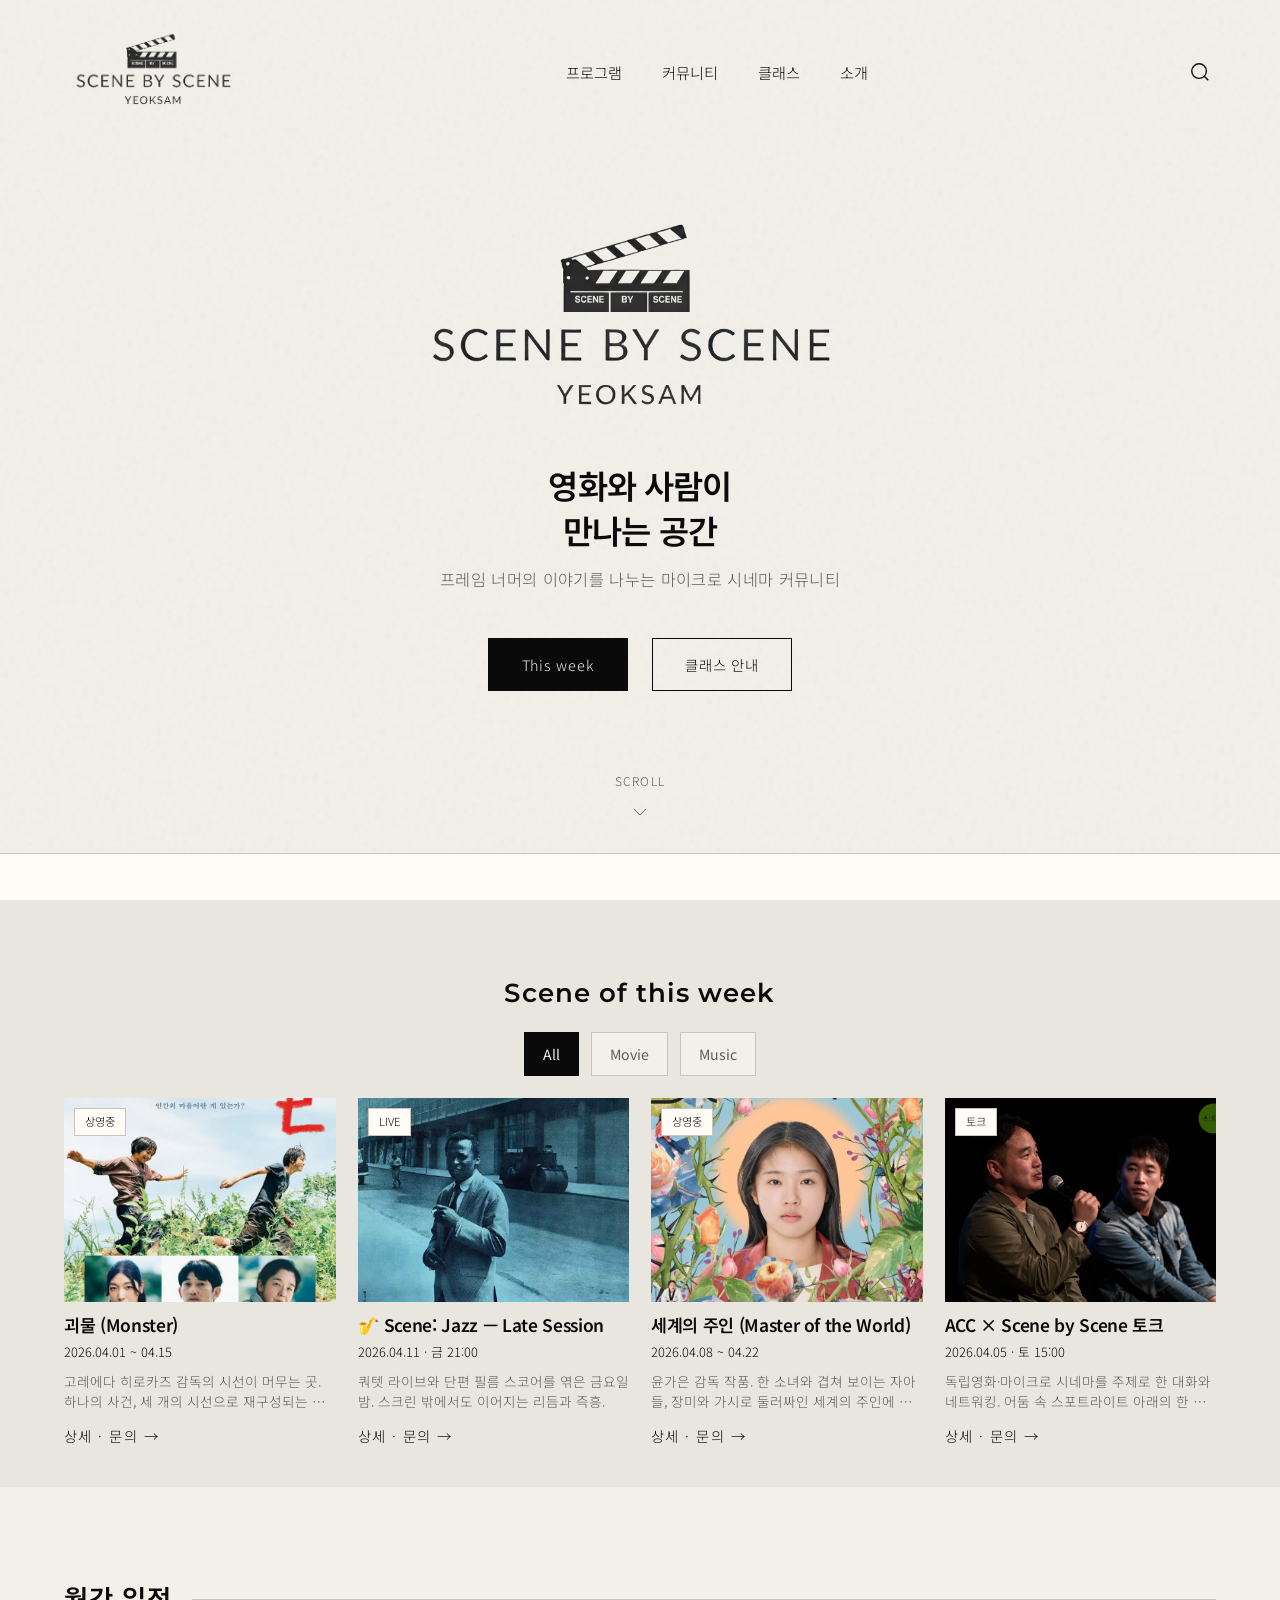
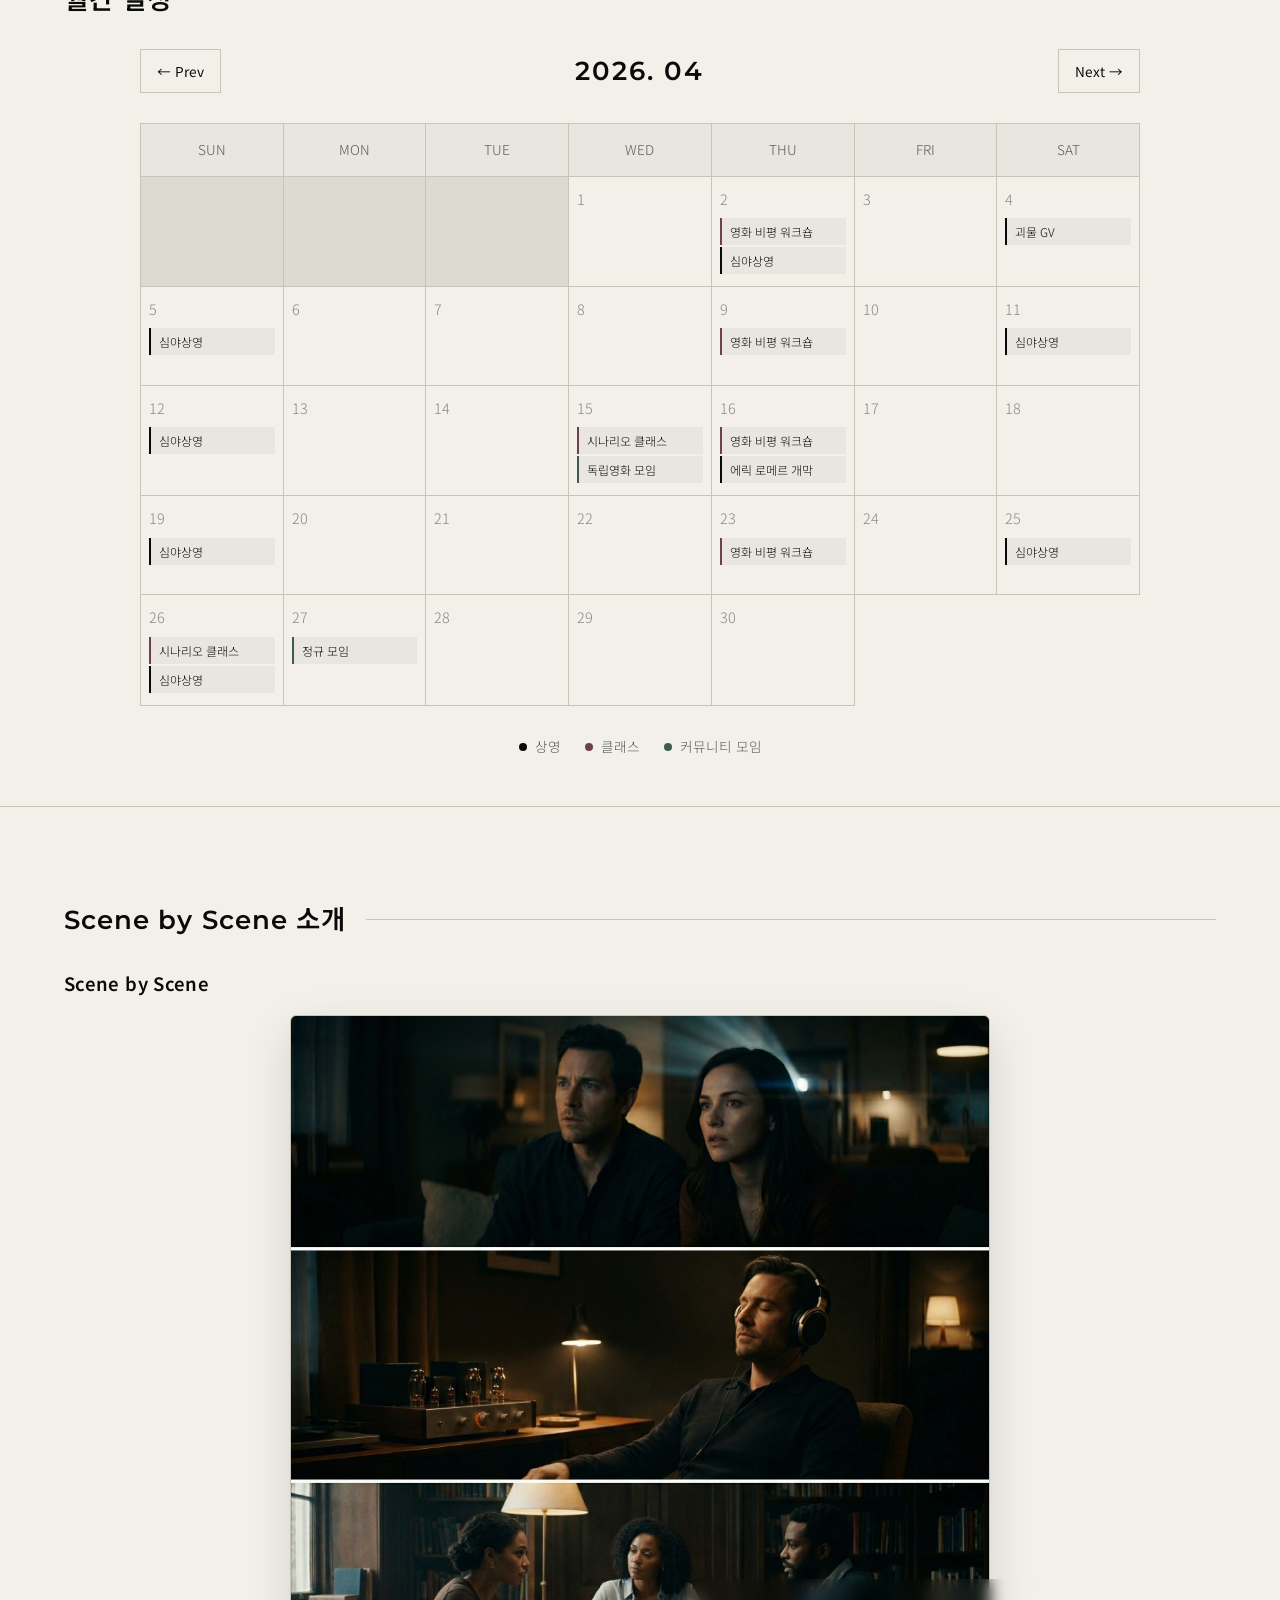
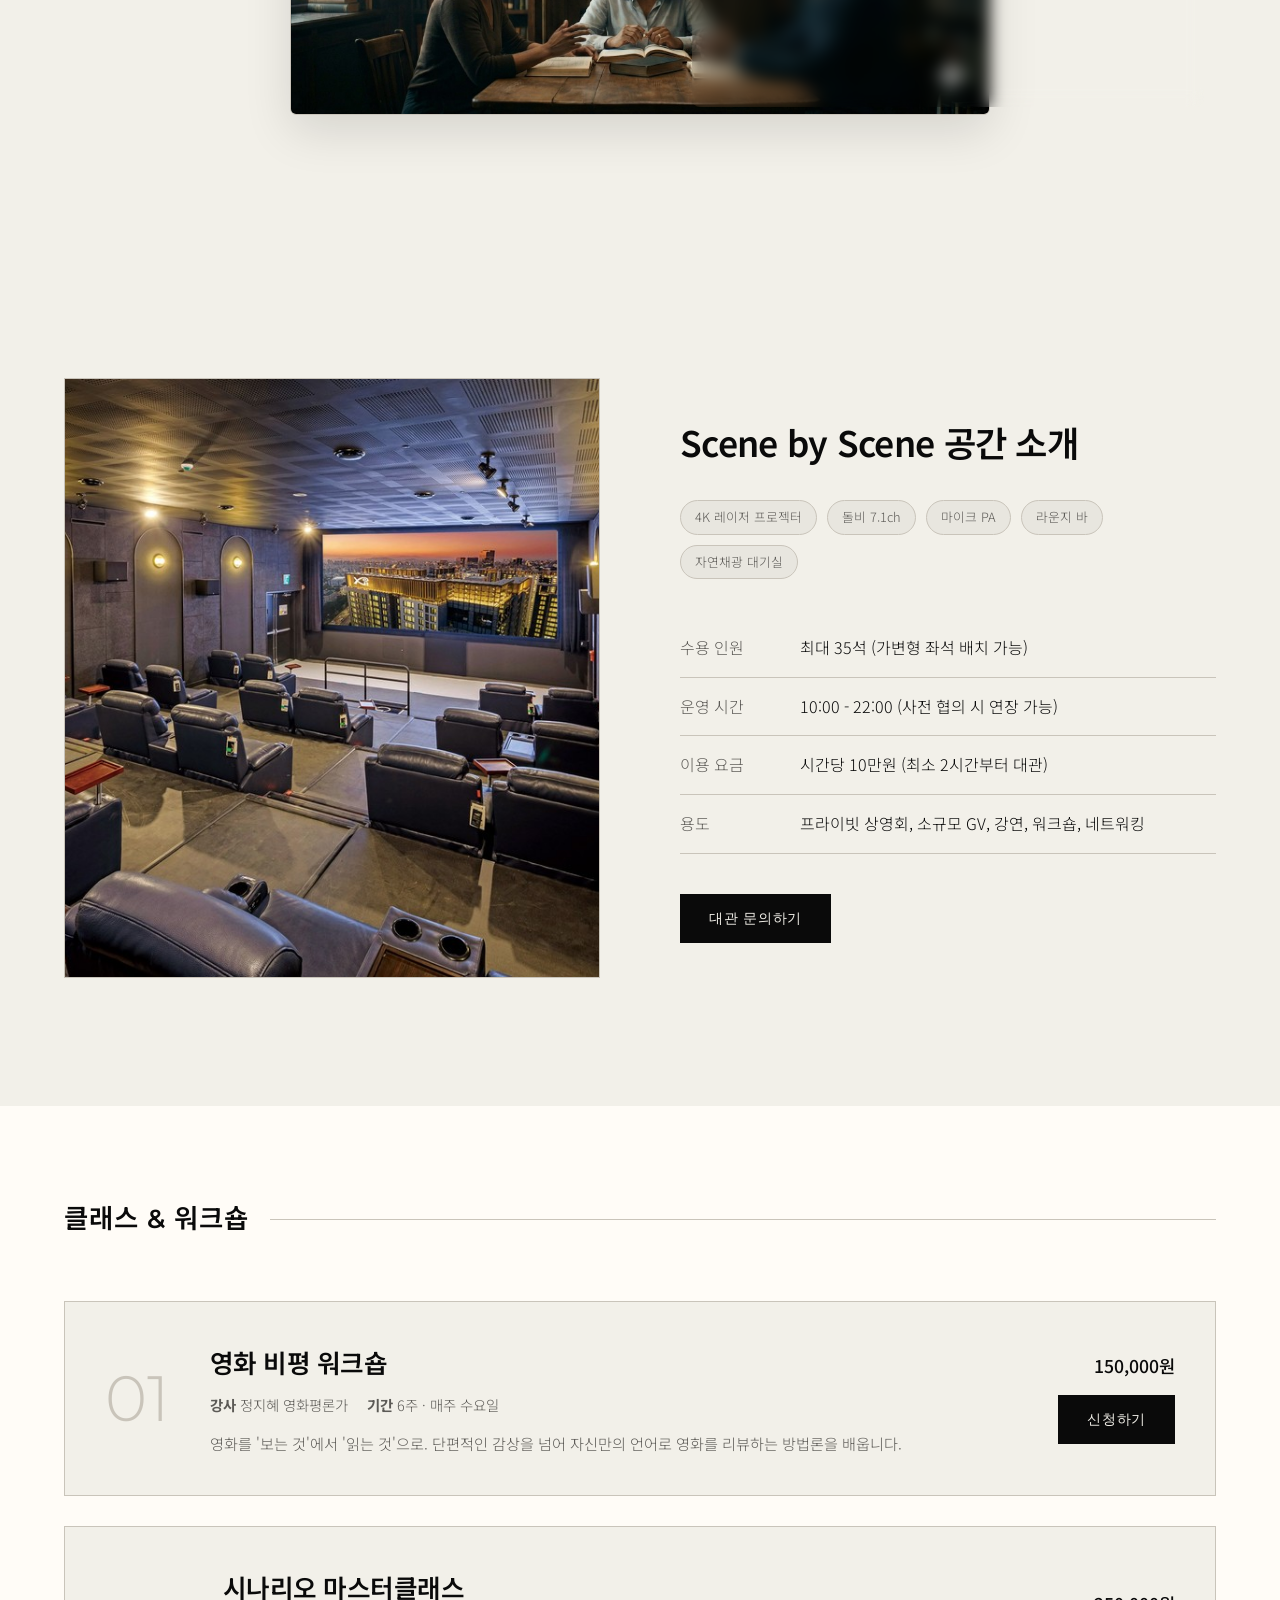
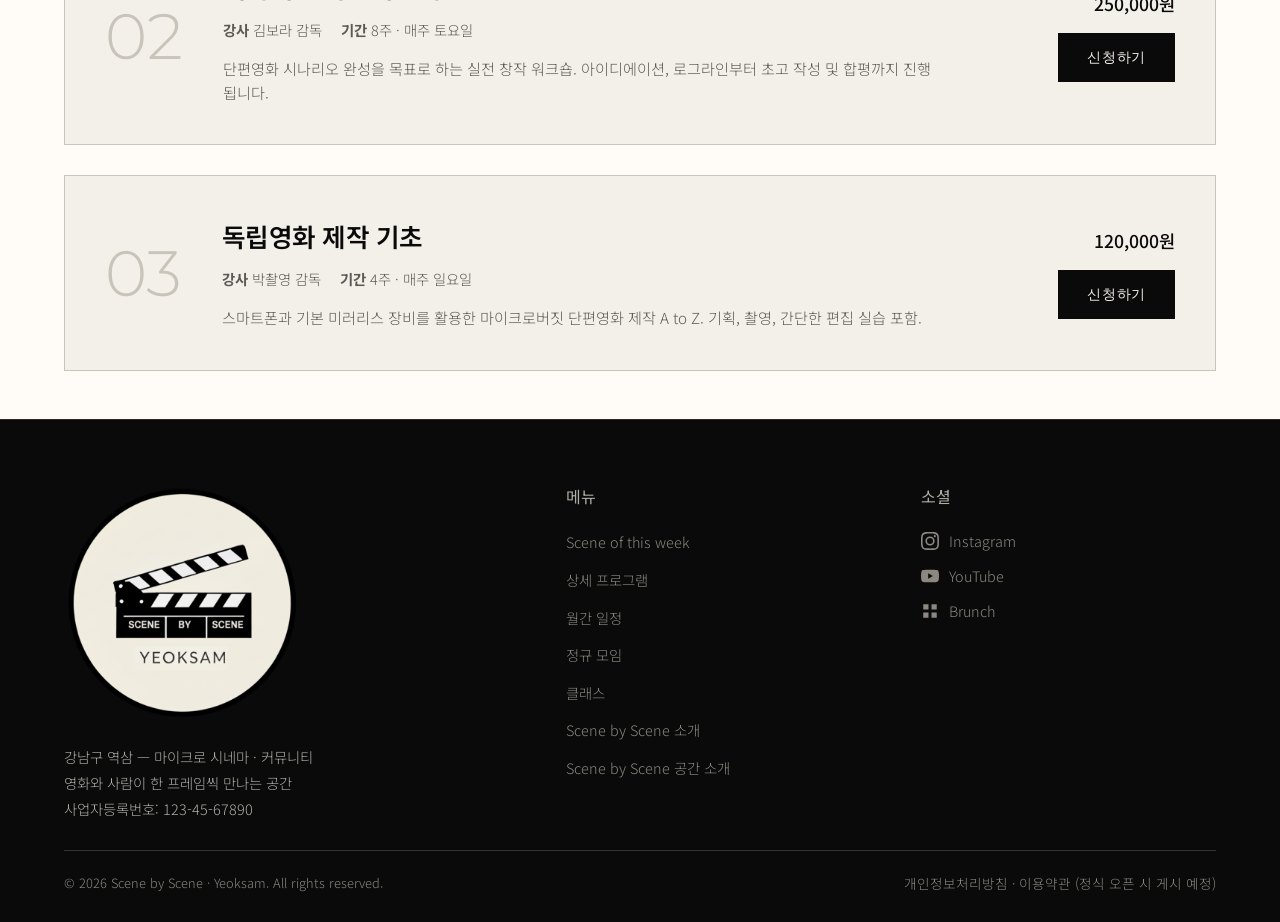
<file: index.html>
<!DOCTYPE html>
<html lang="ko" data-theme="light" style=""><head>
    <meta charset="UTF-8">
    <meta name="viewport" content="width=device-width, initial-scale=1.0, viewport-fit=cover">
    <meta name="theme-color" content="#f2f0e9">
    <title>Scene by Scene · Yeoksam</title>
    <link rel="preconnect" href="https://fonts.googleapis.com">
    <link rel="preconnect" href="https://fonts.gstatic.com" crossorigin="">
    <link href="https://fonts.googleapis.com/css2?family=Montserrat:wght@500;600;700&amp;family=Noto+Sans+KR:wght@300;400;500;600;700&amp;family=Noto+Serif+KR:wght@400;500;700&amp;display=swap" rel="stylesheet">
    <style>
      :root {
        --bg: #f2f0e9;
        --bg-2: #e8e6df;
        --bg-3: #dddad2;
        --bg-card: #fffcf7;
        --border: #c9c4ba;
        --text: #0a0a0a;
        --text-muted: #5c5a56;
        --text-dim: #8a8880;
        --accent: #0a0a0a;
        --accent-green: #3d5c50;
        --accent-rose: #6b4150;
        --font-serif: 'Noto Serif KR', serif;
        --font-sans: 'Noto Sans KR', sans-serif;
        --font-display: 'Montserrat', 'Noto Sans KR', system-ui, sans-serif;
      }

      * {
        margin: 0;
        padding: 0;
        box-sizing: border-box;
      }

      html {
        scroll-behavior: smooth;
        scroll-snap-type: y proximity;
        scroll-padding-top: 112px;
        -webkit-text-size-adjust: 100%;
      }

      @media (prefers-reduced-motion: reduce) {
        html {
          scroll-snap-type: none;
        }
        .marquee-content {
          animation: none !important;
        }
      }

      .skip-link {
        position: absolute;
        top: -100px;
        left: max(12px, env(safe-area-inset-left));
        z-index: 10000;
        padding: 12px 20px;
        background: var(--text);
        color: var(--bg);
        font-size: 0.9rem;
        font-weight: 500;
        text-decoration: none;
        border-radius: 4px;
        transition: top 0.2s ease;
      }

      .skip-link:focus {
        top: max(12px, env(safe-area-inset-top));
        outline: none;
      }

      .skip-link:focus-visible {
        outline: 2px solid var(--text);
        outline-offset: 2px;
        box-shadow:
          0 0 0 2px var(--bg),
          0 0 0 4px var(--text);
      }

      :is(a, button, input, textarea, select):focus {
        outline: none;
      }

      :is(a, button, input, textarea, select, summary):focus-visible {
        outline: 2px solid var(--text);
        outline-offset: 2px;
      }

      body {
        font-family: var(--font-sans);
        background-color: var(--bg);
        color: var(--text);
        line-height: 1.6;
        overflow-x: hidden;
        font-weight: 300;
      }

      h1,
      h2,
      h3,
      h4,
      h5,
      h6 {
        font-family: var(--font-sans);
        font-weight: 600;
        letter-spacing: -0.02em;
      }

      a {
        color: inherit;
        text-decoration: none;
      }

      ul {
        list-style: none;
      }

      .btn {
        display: inline-block;
        padding: 14px 28px;
        font-size: 0.9rem;
        letter-spacing: 0.05em;
        cursor: pointer;
        transition: all 0.3s ease;
        border: 1px solid var(--text);
        background: transparent;
        color: var(--text);
        text-align: center;
        -webkit-tap-highlight-color: transparent;
        touch-action: manipulation;
      }

      .btn:hover {
        background: var(--text);
        color: var(--bg);
      }

      .btn-primary {
        background: var(--accent);
        border-color: var(--accent);
        color: #f2f0e9;
      }

      .btn-primary:hover {
        background: transparent;
        color: var(--accent);
      }

      /* Fade-up animation class */
      .fade-up {
        opacity: 0;
        transform: translateY(30px);
        transition:
          opacity 0.8s ease,
          transform 0.8s ease;
      }
      .fade-up.visible {
        opacity: 1;
        transform: translateY(0);
      }

      /* Header */
      header {
        position: fixed;
        top: 0;
        left: 0;
        width: 100%;
        z-index: 100;
        padding: 24px max(5%, env(safe-area-inset-left)) 24px max(5%, env(safe-area-inset-right));
        padding-top: max(24px, env(safe-area-inset-top));
        display: flex;
        justify-content: space-between;
        align-items: center;
        transition: all 0.4s ease;
        border-bottom: 1px solid transparent;
      }

      header.scrolled {
        background: rgba(242, 240, 233, 0.94);
        backdrop-filter: blur(12px);
        -webkit-backdrop-filter: blur(12px);
        padding: 16px max(5%, env(safe-area-inset-left)) 16px max(5%, env(safe-area-inset-right));
        padding-top: max(16px, env(safe-area-inset-top));
        border-bottom: 1px solid var(--border);
      }

      .logo {
        display: flex;
        align-items: center;
        line-height: 0;
        flex-shrink: 0;
      }

      .logo img {
        height: 96px;
        width: auto;
        max-width: min(390px, 58vw);
        display: block;
      }

      nav {
        display: flex;
        gap: 40px;
      }

      .nav-item {
        position: relative;
      }

      .nav-link {
        font-size: 0.95rem;
        padding: 10px 0;
        display: block;
        transition: color 0.3s;
      }

      .nav-link:hover {
        color: var(--accent);
      }

      .dropdown {
        position: absolute;
        top: 100%;
        left: 50%;
        transform: translateX(-50%) translateY(10px);
        background: var(--bg-2);
        border: 1px solid var(--border);
        min-width: min(220px, 92vw);
        opacity: 0;
        visibility: hidden;
        transition: all 0.3s ease;
        padding: 12px 0;
        text-align: center;
        box-shadow: 0 12px 40px rgba(10, 10, 10, 0.12);
      }

      .nav-item:hover .dropdown {
        opacity: 1;
        visibility: visible;
        transform: translateX(-50%) translateY(0);
      }

      @media (min-width: 769px) {
        .nav-item:focus-within .dropdown {
          opacity: 1;
          visibility: visible;
          transform: translateX(-50%) translateY(0);
        }
      }

      .dropdown a {
        display: block;
        padding: 8px 20px;
        font-size: 0.85rem;
        color: var(--text-muted);
        transition: color 0.2s;
      }

      .dropdown a:hover {
        color: var(--text);
      }

      .nav-icons {
        display: flex;
        gap: 20px;
        align-items: center;
      }

      .icon-btn {
        background: none;
        border: none;
        color: var(--text);
        cursor: pointer;
        display: flex;
        align-items: center;
        justify-content: center;
        min-width: 44px;
        min-height: 44px;
        margin: 0 -6px;
        -webkit-tap-highlight-color: transparent;
        touch-action: manipulation;
      }

      .icon-btn svg {
        width: 22px;
        height: 22px;
        fill: none;
        stroke: currentColor;
        stroke-width: 1.5;
      }

      .hamburger {
        display: none;
        flex-direction: column;
        gap: 5px;
        background: none;
        border: none;
        cursor: pointer;
        z-index: 101;
        padding: 10px;
        margin: -10px -10px -10px 0;
        min-width: 44px;
        min-height: 44px;
        justify-content: center;
        align-items: center;
        -webkit-tap-highlight-color: transparent;
        touch-action: manipulation;
      }

      .hamburger span {
        width: 24px;
        height: 1.5px;
        background: var(--text);
        transition: 0.3s;
      }

      /* Search Modal */
      .search-modal {
        position: fixed;
        inset: 0;
        background: rgba(242, 240, 233, 0.97);
        z-index: 1000;
        display: flex;
        align-items: center;
        justify-content: center;
        opacity: 0;
        visibility: hidden;
        transition: all 0.4s ease;
      }

      .search-modal.active {
        opacity: 1;
        visibility: visible;
      }

      .search-close {
        position: absolute;
        top: max(40px, env(safe-area-inset-top));
        right: max(5%, env(safe-area-inset-right));
        background: none;
        border: none;
        color: var(--text);
        font-size: 2.5rem;
        font-weight: 300;
        cursor: pointer;
        min-width: 48px;
        min-height: 48px;
        line-height: 1;
        -webkit-tap-highlight-color: transparent;
        touch-action: manipulation;
      }

      .search-container {
        width: min(92vw, 700px);
        padding: 0 max(0px, env(safe-area-inset-left)) 0 max(0px, env(safe-area-inset-right));
      }

      .search-container input {
        width: 100%;
        background: transparent;
        border: none;
        border-bottom: 1px solid var(--border);
        font-size: clamp(1.125rem, 4.5vw, 2.5rem);
        color: var(--text);
        padding: 15px 0;
        font-family: var(--font-sans);
        outline: none;
      }

      .search-container input:focus {
        border-bottom-color: var(--accent);
      }

      .search-tags {
        margin-top: 20px;
        display: flex;
        flex-wrap: wrap;
        gap: 10px 12px;
      }

      .search-tag {
        font-size: 0.8rem;
        color: var(--text-muted);
        border: 1px solid var(--border);
        padding: 8px 14px;
        border-radius: 20px;
        cursor: pointer;
        -webkit-tap-highlight-color: transparent;
        touch-action: manipulation;
      }

      /* Hero */
      .hero {
        height: 100vh;
        height: 100dvh;
        min-height: -webkit-fill-available;
        position: relative;
        display: flex;
        flex-direction: column;
        align-items: stretch;
        justify-content: flex-start;
        text-align: center;
        background: var(--bg);
        overflow: hidden;
      }

      .hero::before {
        content: '';
        position: absolute;
        inset: 0;
        background-image: url("data:image/svg+xml,%3Csvg viewBox='0 0 200 200' xmlns='http://www.w3.org/2000/svg'%3E%3Cfilter id='noiseFilter'%3E%3CfeTurbulence type='fractalNoise' baseFrequency='0.8' numOctaves='4' stitchTiles='stitch'/%3E%3C/filter%3E%3Crect width='100%25' height='100%25' filter='url(%23noiseFilter)'/%3E%3C/svg%3E");
        opacity: 0.07;
        pointer-events: none;
        z-index: 1;
      }

      .hero-content {
        position: relative;
        z-index: 10;
        flex: 1 1 auto;
        min-height: 0;
        display: flex;
        flex-direction: column;
        justify-content: center;
        align-items: stretch;
        width: 100%;
        box-sizing: border-box;
        /* 고정 헤더(로고 96px + 상하 패딩) 아래부터 콘텐츠 시작 */
        --hero-header-clearance: calc(max(24px, env(safe-area-inset-top)) + 96px + 48px);
        /* 버튼 줄이 SCROLL 표시와 겹치지 않도록: 인디케이터의 bottom 오프셋 + 높이·여유 */
        --hero-scroll-indicator-offset: max(76px, calc(env(safe-area-inset-bottom) + 60px));
        /* 로고·카피 사이는 좁게 (로고 1cm 하단 이동 분 보완해 본문 위치 유지) */
        --hero-logo-to-copy: clamp(14px, 1.8vh, 28px);
        --hero-title-to-sub: clamp(6px, 0.95em, 14px);
        --hero-sub-to-buttons: clamp(36px, 5vh, 50px);
        --hero-buttons-to-scroll: clamp(88px, 12vh, 118px);
        padding-top: var(--hero-header-clearance);
        padding-right: max(24px, 5%, env(safe-area-inset-right));
        padding-bottom: calc(var(--hero-scroll-indicator-offset) + 2.85rem);
        padding-left: max(24px, 5%, env(safe-area-inset-left));
        gap: var(--hero-logo-to-copy);
      }

      .hero-brand {
        flex: 0 0 auto;
        display: flex;
        align-items: center;
        justify-content: center;
        width: 100%;
        margin-top: calc(1cm + clamp(10px, 1.5vh, 20px));
        margin-bottom: 0;
      }

      .hero-copy {
        flex: 0 0 auto;
        width: 100%;
        max-width: min(34rem, 100%);
        margin-left: auto;
        margin-right: auto;
        text-align: center;
        display: flex;
        flex-direction: column;
        align-items: center;
        gap: 0;
        padding-bottom: var(--hero-buttons-to-scroll);
      }

      .hero-logo-main {
        display: block;
        max-width: min(480px, 86vw);
        width: 100%;
        height: auto;
        margin: 0 auto;
      }

      .hero h1 {
        font-size: clamp(1.42rem, 4.25vw, 2.05rem);
        line-height: 1.38;
        letter-spacing: -0.025em;
        margin: 0 0 var(--hero-title-to-sub) 0;
        font-weight: 600;
        word-break: keep-all;
      }

      .hero .hero-copy > p {
        font-size: clamp(0.875rem, 2.65vw, 1.02rem);
        line-height: 1.65;
        color: var(--text-muted);
        margin: 0 0 var(--hero-sub-to-buttons) 0;
        max-width: 26em;
        letter-spacing: 0.02em;
        word-break: keep-all;
      }

      .hero-buttons {
        display: flex;
        flex-wrap: wrap;
        gap: clamp(20px, 2.4vw, 24px);
        justify-content: center;
        align-items: stretch;
      }

      @media (min-width: 480px) {
        .hero-buttons .btn {
          min-width: 8.75rem;
          padding-inline: clamp(22px, 4vw, 28px);
        }
      }

      .scroll-indicator {
        position: absolute;
        bottom: max(76px, calc(env(safe-area-inset-bottom) + 60px));
        left: 50%;
        transform: translateX(-50%);
        z-index: 10;
        display: flex;
        flex-direction: column;
        align-items: center;
        gap: 10px;
        color: var(--text-muted);
        font-size: 0.75rem;
        letter-spacing: 0.1em;
      }

      .scroll-indicator svg {
        width: 24px;
        height: 24px;
        animation: bounce 2s infinite;
      }

      @keyframes bounce {
        0%,
        20%,
        50%,
        80%,
        100% {
          transform: translateY(0);
        }
        40% {
          transform: translateY(-10px);
        }
        60% {
          transform: translateY(-5px);
        }
      }

      .marquee {
        position: absolute;
        bottom: 0;
        left: 0;
        width: 100%;
        overflow: hidden;
        white-space: nowrap;
        padding: 10px 0 max(10px, env(safe-area-inset-bottom));
        border-top: 1px solid var(--border);
        background: var(--bg-card);
        z-index: 10;
      }

      .marquee-content {
        display: inline-block;
        padding-left: 100%;
        animation: marquee-scroll 30s linear infinite;
        font-size: clamp(0.62rem, 2.5vw, 0.72rem);
        font-family: var(--font-display);
        letter-spacing: 0.2em;
        text-transform: uppercase;
        color: var(--text-dim);
      }

      @keyframes marquee-scroll {
        0% {
          transform: translateX(0);
        }
        100% {
          transform: translateX(-100%);
        }
      }

      @media (prefers-reduced-motion: no-preference) {
        .marquee:hover .marquee-content {
          animation-play-state: paused;
        }
      }

      /* Generic Section Styles */
      section {
        padding: 120px max(5%, env(safe-area-inset-left)) 120px max(5%, env(safe-area-inset-right));
        position: relative;
      }

      section.snap-page {
        min-height: 100vh;
        min-height: 100dvh;
        scroll-snap-align: start;
        scroll-snap-stop: always;
        padding: 92px max(5%, env(safe-area-inset-left)) max(48px, env(safe-area-inset-bottom))
          max(5%, env(safe-area-inset-right));
        padding-top: max(92px, calc(env(safe-area-inset-top) + 72px));
        display: flex;
        flex-direction: column;
        justify-content: center;
        box-sizing: border-box;
      }

      .hero.snap-page {
        display: flex;
        flex-direction: column;
        align-items: stretch;
        justify-content: flex-start;
        padding: 0;
        padding-bottom: env(safe-area-inset-bottom);
        height: 100vh;
        height: 100dvh;
        min-height: 100vh;
        min-height: 100dvh;
      }

      .programs.snap-page .programs-inner {
        width: 100%;
      }

      /* 프로그램: 한 화면에 이어지는 섹션이 보이도록 세로를 압축 */
      .programs.snap-page {
        min-height: 0;
        height: auto;
        justify-content: flex-start;
        padding-top: max(72px, calc(env(safe-area-inset-top) + 52px));
        padding-bottom: max(40px, env(safe-area-inset-bottom));
      }

      .calendar-section.snap-page {
        justify-content: flex-start;
      }

      .calendar-section.snap-page .section-header {
        margin-bottom: 28px;
      }

      .calendar-section.snap-page .calendar-wrapper {
        width: 100%;
        max-width: 1000px;
        margin: 0 auto;
      }

      .classes.snap-page {
        justify-content: flex-start;
      }

      /* SBS 소개만 별도 풀 스크린 — 공간 소개(#rental)는 다음 스냅 화면 */
      .about-intro-stack.snap-page {
        justify-content: flex-start;
        min-height: 100vh;
        min-height: 100dvh;
        /* 우측 하단 본문이 뷰포트·스냅 경계에 잘리지 않도록 */
        padding-bottom: max(72px, calc(env(safe-area-inset-bottom) + 40px));
      }

      .rental.snap-page {
        justify-content: flex-start;
        min-height: 100vh;
        min-height: 100dvh;
      }

      footer.snap-page {
        scroll-snap-align: start;
        scroll-snap-stop: always;
        min-height: 0;
        display: flex;
        flex-direction: column;
        box-sizing: border-box;
      }

      footer.snap-page .footer-bottom {
        margin-top: 0;
      }

      #about-sbs {
        scroll-margin-top: 132px;
      }

      .section-header {
        margin-bottom: 60px;
        display: flex;
        align-items: center;
        gap: 20px;
      }

      .section-header h2 {
        font-size: clamp(1.25rem, 4vw, 1.65rem);
        white-space: nowrap;
        font-family: var(--font-display);
        font-weight: 600;
        letter-spacing: 0.04em;
        word-break: keep-all;
      }

      .section-line {
        height: 1px;
        background: var(--border);
        flex-grow: 1;
      }

      .about-intro-stack .section-header {
        margin-bottom: 28px;
        flex-shrink: 0;
      }

      .about-intro-stack .about-subhead {
        font-size: 1.15rem;
        font-weight: 600;
        margin-bottom: 0;
        letter-spacing: 0.02em;
      }

      .about-intro-block + .about-intro-block {
        margin-top: 40px;
        padding-top: 36px;
        border-top: 1px solid var(--border);
      }

      .about-intro-block--split {
        flex: 1 1 auto;
        display: flex;
        flex-direction: column;
        min-height: 0;
        width: 100%;
        padding-bottom: clamp(8px, 2dvh, 20px);
      }

      .about-intro-hero {
        position: relative;
        flex: 1 1 auto;
        min-height: min(78vh, 940px);
        width: 100%;
        display: flex;
        align-items: center;
        justify-content: center;
        margin-top: clamp(8px, 2vw, 16px);
      }

      .about-intro-visual {
        margin: 0;
        width: 100%;
        height: 100%;
        min-height: min(78vh, 940px);
        display: flex;
        align-items: center;
        justify-content: center;
      }

      .about-intro-visual img {
        width: auto;
        height: auto;
        max-width: min(100%, 700px);
        max-height: min(82vh, 980px);
        object-fit: contain;
        display: block;
        border-radius: 6px;
        border: 1px solid var(--border);
        box-shadow: 0 16px 48px rgba(10, 10, 10, 0.12);
      }

      .about-intro-block--split .about-intro-copy--end {
        text-align: left;
      }

      .about-intro-hero .about-intro-copy--end {
        position: absolute;
        right: max(12px, env(safe-area-inset-right));
        bottom: max(10px, env(safe-area-inset-bottom));
        left: auto;
        margin: 0;
        max-width: min(32rem, 52%, calc(100% - 24px));
        width: fit-content;
        padding: clamp(0.85rem, 2vw, 1.15rem) clamp(1rem, 2.5vw, 1.35rem);
        background: rgba(255, 252, 247, 0.94);
        border: 1px solid var(--border);
        border-radius: 8px;
        box-shadow:
          0 10px 36px rgba(10, 10, 10, 0.14),
          0 0 0 1px rgba(255, 255, 255, 0.6) inset;
        z-index: 2;
        -webkit-backdrop-filter: blur(8px);
        backdrop-filter: blur(8px);
      }

      .about-intro-copy {
        max-width: 640px;
        color: var(--text-muted);
        font-size: 1rem;
        line-height: 1.85;
      }

      .about-intro-copy p + p {
        margin-top: 1em;
      }

      .about-intro-copy a {
        color: var(--text);
        text-decoration: underline;
        text-underline-offset: 3px;
      }

      .about-intro-copy a:hover {
        color: var(--accent);
      }

      .read-more {
        font-size: 0.9rem;
        color: var(--text);
        text-transform: uppercase;
        letter-spacing: 0.1em;
        display: inline-flex;
        align-items: center;
        gap: 8px;
        transition: color 0.3s;
      }

      .read-more:hover {
        color: var(--accent);
      }

      /* Programs */
      .programs {
        background-color: var(--bg-2);
      }

      .programs .section-header {
        justify-content: center;
        margin-bottom: 18px;
      }

      .programs .section-line {
        display: none;
      }

      .filter-tabs {
        display: flex;
        flex-wrap: wrap;
        justify-content: center;
        gap: 10px 12px;
        margin-bottom: 22px;
      }

      .tab-btn {
        border: 1px solid var(--border);
        background: var(--bg);
        color: var(--text-muted);
        font-size: 0.88rem;
        font-family: var(--font-sans);
        cursor: pointer;
        padding: 10px 18px;
        min-height: 44px;
        min-width: 44px;
        transition:
          color 0.2s,
          background 0.2s,
          border-color 0.2s;
        -webkit-tap-highlight-color: transparent;
        touch-action: manipulation;
      }

      .tab-btn:hover {
        color: var(--text);
      }

      .tab-btn.active {
        background: var(--text);
        color: var(--bg);
        border-color: var(--text);
      }

      .programs-grid {
        display: grid;
        grid-template-columns: repeat(4, 1fr);
        gap: clamp(16px, 2.5vw, 22px);
      }

      .program-card {
        display: flex;
        flex-direction: column;
      }

      .program-poster {
        width: 100%;
        aspect-ratio: 4 / 3;
        background: linear-gradient(to bottom, #d4cfc4, #a8a29a);
        position: relative;
        margin-bottom: 12px;
        display: flex;
        align-items: center;
        justify-content: center;
        overflow: hidden;
      }

      .program-poster-img {
        position: absolute;
        inset: 0;
        width: 100%;
        height: 100%;
        object-fit: cover;
        object-position: center;
      }

      .poster-watermark {
        font-family: var(--font-display);
        font-size: clamp(1.35rem, 2.8vw, 1.85rem);
        color: rgba(255, 255, 255, 0.22);
        text-align: center;
        transform: rotate(-15deg);
        line-height: 1.1;
        width: 150%;
      }

      .status-badge {
        position: absolute;
        top: 10px;
        left: 10px;
        z-index: 1;
        background: var(--bg-card);
        color: var(--text);
        font-size: 0.7rem;
        padding: 4px 10px;
        border: 1px solid var(--border);
      }

      .program-card h4 {
        font-size: clamp(1rem, 2.2vw, 1.08rem);
        margin-bottom: 6px;
        line-height: 1.3;
      }

      .program-date {
        font-size: 0.8rem;
        color: var(--accent);
        margin-bottom: 8px;
      }

      .program-synopsis {
        font-size: 0.85rem;
        line-height: 1.5;
        color: var(--text-muted);
        display: -webkit-box;
        -webkit-line-clamp: 2;
        -webkit-box-orient: vertical;
        overflow: hidden;
        margin-bottom: 12px;
        flex-grow: 1;
      }

      /* Classes */
      .classes {
        background-color: var(--bg-card);
        color: var(--text);
      }

      .classes .section-header h2 {
        color: var(--text);
      }

      .classes .section-line {
        background: var(--border);
      }

      .classes-container {
        display: flex;
        flex-direction: column;
        gap: 30px;
      }

      .class-card {
        display: flex;
        gap: 40px;
        padding: 40px;
        background: var(--bg);
        border: 1px solid var(--border);
        align-items: center;
      }

      .class-number {
        font-family: var(--font-display);
        font-size: 4rem;
        color: var(--border);
        line-height: 1;
      }

      .class-info {
        flex-grow: 1;
      }

      .class-info h4 {
        font-size: 1.6rem;
        margin-bottom: 10px;
      }

      .class-meta {
        font-size: 0.9rem;
        color: var(--text-muted);
        margin-bottom: 15px;
      }

      .class-meta span {
        display: inline-block;
        margin-right: 15px;
      }

      .class-desc {
        font-size: 0.95rem;
        color: var(--text-muted);
      }

      .class-action {
        text-align: right;
        min-width: 200px;
      }

      .class-price {
        display: block;
        font-size: 1.1rem;
        font-weight: 500;
        margin-bottom: 15px;
      }

      .classes .btn-primary {
        background: var(--accent);
        border-color: var(--accent);
        color: #f2f0e9;
      }
      .classes .btn-primary:hover {
        background: transparent;
        color: var(--accent);
      }

      /* Calendar */
      .calendar-section {
        border-bottom: 1px solid var(--border);
      }

      .calendar-wrapper {
        max-width: 1000px;
        margin: 0 auto;
        width: 100%;
      }

      .calendar-controls {
        display: flex;
        justify-content: space-between;
        align-items: center;
        margin-bottom: clamp(14px, 2.5vw, 30px);
        gap: 8px;
      }

      .cal-nav {
        background: transparent;
        border: 1px solid var(--border);
        color: var(--text);
        padding: 10px 16px;
        cursor: pointer;
        font-family: var(--font-sans);
        transition: background 0.3s;
        min-height: 44px;
        font-size: 0.85rem;
        -webkit-tap-highlight-color: transparent;
        touch-action: manipulation;
      }

      .cal-nav:hover {
        background: var(--bg-2);
      }

      #cal-month-year {
        font-family: var(--font-display);
        font-weight: 600;
        letter-spacing: 0.08em;
        font-size: clamp(1.1rem, 2.8vw, 1.65rem);
        white-space: nowrap;
      }

      .calendar-grid {
        display: grid;
        grid-template-columns: repeat(7, minmax(0, 1fr));
        width: 100%;
        border-top: 1px solid var(--border);
        border-left: 1px solid var(--border);
      }

      .cal-header {
        padding: clamp(6px, 1.2vw, 15px) clamp(3px, 0.8vw, 10px);
        text-align: center;
        font-size: clamp(0.62rem, 1.8vw, 0.85rem);
        color: var(--text-muted);
        border-right: 1px solid var(--border);
        border-bottom: 1px solid var(--border);
        background: var(--bg-2);
        min-width: 0;
      }

      .cal-cell {
        min-height: clamp(52px, 11vh, 120px);
        min-width: 0;
        padding: clamp(4px, 1vw, 10px) clamp(3px, 0.7vw, 8px);
        border-right: 1px solid var(--border);
        border-bottom: 1px solid var(--border);
        background: var(--bg);
      }

      .cal-cell.empty {
        background: var(--bg-3);
      }

      .cal-date {
        font-size: clamp(0.7rem, 2vw, 0.9rem);
        color: var(--text-dim);
        margin-bottom: clamp(4px, 1vw, 8px);
        display: block;
      }

      .cal-event {
        font-size: clamp(0.58rem, 1.55vw, 0.75rem);
        padding: clamp(2px, 0.5vw, 4px) clamp(3px, 0.8vw, 8px);
        margin-bottom: 2px;
        background: var(--bg-2);
        white-space: nowrap;
        overflow: hidden;
        text-overflow: ellipsis;
        max-width: 100%;
      }

      .event-screening {
        border-left: 2px solid var(--accent);
      }
      .event-meetup {
        border-left: 2px solid var(--accent-green);
      }
      .event-class {
        border-left: 2px solid var(--accent-rose);
      }

      .cal-legend {
        display: flex;
        justify-content: center;
        flex-wrap: wrap;
        gap: clamp(8px, 2vw, 24px);
        margin-top: clamp(12px, 2.5vw, 30px);
        font-size: clamp(0.7rem, 2vw, 0.85rem);
        color: var(--text-muted);
      }

      .legend-item {
        display: flex;
        align-items: center;
        gap: 8px;
      }

      .legend-dot {
        width: 8px;
        height: 8px;
        border-radius: 50%;
      }

      /* Rental */
      .rental-layout {
        display: flex;
        gap: 80px;
        align-items: center;
      }

      .rental.snap-page .rental-layout {
        flex: 1;
        width: 100%;
        align-items: center;
        min-height: 0;
      }

      .rental-img {
        width: 50%;
        height: 600px;
        margin: 0;
        position: relative;
        border: 1px solid var(--border);
        overflow: hidden;
        background: var(--bg-3);
      }

      .rental-img img {
        width: 100%;
        height: 100%;
        object-fit: cover;
        object-position: center;
        display: block;
      }

      .rental-info {
        width: 50%;
      }

      .rental-info h3 {
        font-size: 2.2rem;
        margin-bottom: 30px;
      }

      .rental-list {
        margin-bottom: 40px;
      }

      .rental-list li {
        display: flex;
        padding: 16px 0;
        border-bottom: 1px solid var(--border);
      }

      .rental-list .label {
        width: 120px;
        color: var(--text-muted);
      }

      .rental-tags {
        display: flex;
        flex-wrap: wrap;
        gap: 10px;
        margin-bottom: 40px;
      }

      .r-tag {
        font-size: 0.8rem;
        padding: 6px 14px;
        background: var(--bg-2);
        border: 1px solid var(--border);
        border-radius: 20px;
        color: var(--text-muted);
      }

      /* Footer */
      footer {
        background: #0a0a0a;
        padding: 64px max(5%, env(safe-area-inset-left)) max(28px, env(safe-area-inset-bottom))
          max(5%, env(safe-area-inset-right));
        border-top: 1px solid #2a2a2a;
        --text: #f2f0e9;
        --text-muted: #b0aea8;
        --text-dim: #8a8880;
        --border: #333333;
        --accent: #f2f0e9;
        --bg-2: #151515;
        color: #f2f0e9;
      }

      .footer-grid {
        display: grid;
        grid-template-columns: 1.5fr 1fr 1fr;
        align-items: start;
        gap: clamp(36px, 5vw, 60px);
        margin-bottom: 28px;
      }

      .footer-logo {
        display: block;
        width: min(240px, 46vw);
        max-width: min(240px, 46vw);
        height: auto;
        aspect-ratio: 1;
        object-fit: contain;
        object-position: center;
        margin-bottom: 20px;
        /* 원 밖(캔버스 모서리 등)은 잘라내고, 안쪽 베이지·그래픽은 PNG 그대로(필터 없음) */
        clip-path: circle(50% at 50% 50%);
        -webkit-clip-path: circle(50% at 50% 50%);
      }

      .f-brand p {
        color: var(--text-muted);
        font-size: 0.9rem;
        line-height: 1.8;
      }

      .f-links h5,
      .f-social h5 {
        font-size: 1rem;
        margin-bottom: 20px;
        color: var(--text-muted);
        font-weight: 400;
      }

      .f-links ul li {
        margin-bottom: 12px;
      }
      .f-links a {
        color: var(--text-dim);
        transition: color 0.3s;
        font-size: 0.9rem;
      }
      .f-links a:hover {
        color: var(--text);
      }

      .social-links {
        display: flex;
        flex-direction: column;
        gap: 12px;
      }

      .social-links a {
        display: flex;
        align-items: center;
        gap: 10px;
        color: var(--text-dim);
        font-size: 0.9rem;
        transition: color 0.3s;
      }

      .social-links a:hover {
        color: var(--text);
      }
      .social-links svg {
        width: 18px;
        height: 18px;
        fill: currentColor;
      }

      .footer-bottom {
        display: flex;
        justify-content: space-between;
        align-items: center;
        padding-top: 22px;
        border-top: 1px solid var(--border);
        font-size: 0.8rem;
        color: var(--text-dim);
      }

      .nav-backdrop {
        display: none;
        position: fixed;
        inset: 0;
        z-index: 99;
        background: rgba(10, 10, 10, 0.42);
        -webkit-tap-highlight-color: transparent;
      }

      .nav-backdrop.is-active {
        display: block;
      }

      @media (min-width: 769px) {
        .nav-backdrop {
          display: none !important;
        }
      }

      body.menu-open {
        overflow: hidden;
      }

      @media (min-width: 769px) {
        body.menu-open {
          overflow: auto;
        }
      }

      /* Responsive */
      @media (max-width: 1024px) {
        html {
          scroll-padding-top: 104px;
        }

        nav {
          gap: 28px;
        }

        .section-header {
          margin-bottom: 36px;
        }

        .programs-grid {
          grid-template-columns: repeat(2, 1fr);
          gap: 24px;
        }

        .rental-layout {
          flex-direction: column;
          gap: 32px;
        }

        .rental-img,
        .rental-info {
          width: 100%;
        }

        .rental-img {
          height: min(420px, 55vw);
        }

        .footer-grid {
          grid-template-columns: repeat(2, 1fr);
          gap: 40px;
        }

        .f-brand {
          grid-column: 1 / -1;
        }

      }

      @media (max-width: 768px) {
        html {
          scroll-padding-top: 96px;
        }

        .logo img {
          height: 78px;
          max-width: min(330px, 56vw);
        }

        .hero-content {
          --hero-header-clearance: calc(max(24px, env(safe-area-inset-top)) + 78px + 48px);
        }

        .hamburger {
          display: flex;
        }

        nav {
          position: fixed;
          top: 0;
          right: -100%;
          width: min(100%, 20.5rem);
          height: 100vh;
          height: 100dvh;
          max-width: 100%;
          background: var(--bg-2);
          flex-direction: column;
          gap: 0;
          padding: max(5.5rem, calc(env(safe-area-inset-top) + 4.5rem)) max(24px, env(safe-area-inset-right))
            32px max(20px, env(safe-area-inset-left));
          transition: right 0.35s ease;
          border-left: 1px solid var(--border);
          box-shadow: -8px 0 32px rgba(10, 10, 10, 0.12);
          overflow-y: auto;
          -webkit-overflow-scrolling: touch;
          z-index: 102;
        }

        nav.active {
          right: 0;
        }

        .nav-item {
          border-bottom: 1px solid var(--border);
        }

        .nav-link {
          font-size: 1.05rem;
          padding: 16px 0;
          min-height: 48px;
          display: flex;
          align-items: center;
          border-bottom: none;
        }

        .dropdown {
          position: static;
          opacity: 1;
          visibility: visible;
          transform: none;
          border: none;
          background: transparent;
          box-shadow: none;
          text-align: left;
          padding: 0 0 16px 4px;
          display: block;
        }

        .dropdown a {
          padding: 12px 8px 12px 16px;
          font-size: 0.9rem;
          border-radius: 6px;
          min-height: 44px;
          display: flex;
          align-items: center;
        }

        .nav-item:hover .dropdown {
          opacity: 1;
          visibility: visible;
        }

        section:not(.hero) {
          padding: 72px max(4%, env(safe-area-inset-left)) 72px max(4%, env(safe-area-inset-right));
        }

        section.snap-page:not(.hero) {
          padding: 72px max(4%, env(safe-area-inset-left)) max(28px, env(safe-area-inset-bottom))
            max(4%, env(safe-area-inset-right));
          padding-top: max(72px, calc(env(safe-area-inset-top) + 52px));
        }

        .section-header h2 {
          white-space: normal;
          line-height: 1.35;
        }

        .section-line {
          display: none;
        }

        .programs .section-header {
          margin-bottom: 24px;
        }

        .hero-buttons {
          flex-direction: column;
          align-items: stretch;
          width: 100%;
          max-width: 320px;
          margin: 0 auto;
        }

        .hero-buttons .btn {
          width: 100%;
        }

        .class-card {
          flex-direction: column;
          gap: 20px;
          align-items: flex-start;
          padding: 28px 20px;
        }

        .class-action {
          text-align: left;
          width: 100%;
          min-width: 0;
        }

        .class-action .btn-primary {
          width: 100%;
        }

        .class-number {
          font-size: 2.75rem;
        }

        .class-info h4 {
          font-size: clamp(1.15rem, 4vw, 1.5rem);
        }

        .calendar-section.snap-page .section-header {
          margin-bottom: 16px;
        }

        .calendar-controls {
          flex-wrap: wrap;
          gap: 8px 10px;
          justify-content: center;
          margin-bottom: 12px;
        }

        #cal-month-year {
          order: -1;
          width: 100%;
          text-align: center;
          font-size: clamp(1.05rem, 4vw, 1.25rem);
        }

        .calendar-section .calendar-wrapper {
          overflow: visible;
          max-width: 100%;
        }

        .calendar-grid {
          width: 100%;
        }

        .cal-header {
          padding: 5px 2px;
          font-size: clamp(0.55rem, 2.4vw, 0.7rem);
        }

        .cal-cell {
          min-height: clamp(30px, calc((100dvh - 248px) / 6.5), 72px);
          padding: 3px 2px;
        }

        .cal-date {
          margin-bottom: 2px;
        }

        .cal-event {
          font-size: 0px;
          height: 6px;
          width: 6px;
          border-radius: 50%;
          padding: 0;
          display: inline-block;
          margin-right: 2px;
          border: none !important;
        }

        .cal-event.event-screening {
          background: var(--accent);
        }

        .cal-event.event-meetup {
          background: var(--accent-green);
        }

        .cal-event.event-class {
          background: var(--accent-rose);
        }

        .cal-legend {
          margin-top: 10px;
          gap: 8px 14px;
          font-size: 0.68rem;
        }

        .calendar-section.snap-page {
          padding-bottom: max(20px, env(safe-area-inset-bottom));
        }

        .programs-grid {
          grid-template-columns: 1fr;
          gap: 28px;
        }

        .rental-img {
          height: min(280px, 42vh);
          min-height: 200px;
        }

        .rental-info h3 {
          font-size: clamp(1.35rem, 5vw, 2rem);
        }

        .rental-list li {
          flex-direction: column;
          align-items: flex-start;
          gap: 6px;
        }

        .rental-list .label {
          width: 100%;
        }

        .about-intro-stack .about-subhead {
          font-size: 1.05rem;
        }

        .about-intro-copy {
          font-size: 0.95rem;
        }

        .about-intro-block--split .about-intro-copy--end {
          margin-left: auto;
          margin-right: 0;
          max-width: min(30rem, 100%);
        }

        .about-intro-hero {
          min-height: min(64vh, 720px);
        }

        .about-intro-visual {
          min-height: min(64vh, 720px);
        }

        .about-intro-visual img {
          max-width: min(100%, 92vw);
          max-height: min(68vh, 800px);
        }

        .about-intro-hero .about-intro-copy--end {
          right: max(10px, env(safe-area-inset-right));
          bottom: max(10px, env(safe-area-inset-bottom));
          left: auto;
          margin-left: auto;
          margin-right: 0;
          max-width: min(30rem, calc(100% - 20px));
          width: fit-content;
        }

        .footer-grid {
          grid-template-columns: 1fr;
          gap: 36px;
        }

        .footer-bottom {
          flex-direction: column;
          gap: 15px;
          text-align: center;
          align-items: center;
        }

        .footer-logo {
          width: min(240px, 58vw);
          max-width: min(240px, 58vw);
        }

        .search-container input {
          font-size: max(16px, 1.125rem);
        }

        #about-sbs {
          scroll-margin-top: 104px;
        }
      }

      @media (max-width: 480px) {
        .filter-tabs {
          gap: 8px 14px;
        }

        .tab-btn {
          font-size: 0.92rem;
        }

        .marquee-content {
          letter-spacing: 0.14em;
        }

        .poster-watermark {
          font-size: 1.75rem;
        }

        .cal-nav {
          padding: 8px 12px;
          font-size: 0.8rem;
        }
      }

      @media (max-width: 768px) and (max-height: 560px) {
        .calendar-section.snap-page .section-header {
          margin-bottom: 8px;
        }

        .calendar-controls {
          margin-bottom: 6px;
        }

        .cal-cell {
          min-height: clamp(22px, calc((100dvh - 200px) / 7), 56px);
          padding: 2px 1px;
        }

        .cal-legend {
          margin-top: 6px;
        }
      }
    </style>
  </head>
  <body style="">
    <a class="skip-link" href="#main">본문으로 건너뛰기</a>
    <!-- Header -->
    <header id="header">
      <a href="index.html" class="logo" aria-label="Scene by Scene 홈">
        <img src="scene-by-scene-logo.png" alt="Scene by Scene — Yeoksam" width="778" height="401" decoding="async">
      </a>
      <nav id="nav">
        <div class="nav-item">
          <a href="#programs" class="nav-link" aria-haspopup="true">프로그램</a>
          <div class="dropdown">
            <a href="#programs">Scene of this week</a>
            <a href="programs-detail.html?scene=film"><span aria-hidden="true">🎬</span> Scene: Film</a>
            <a href="programs-detail.html?scene=jazz"><span aria-hidden="true">🎷</span> Scene: Jazz</a>
            <a href="programs-detail.html?scene=talk"><span aria-hidden="true">🧠</span> Scene: Talk</a>
          </div>
        </div>
        <div class="nav-item">
          <a href="#calendar" class="nav-link" aria-haspopup="true">커뮤니티</a>
          <div class="dropdown">
            <a href="#calendar">월간 일정</a>
            <a href="meetups.html">정규 모임</a>
          </div>
        </div>
        <div class="nav-item">
          <a href="#classes" class="nav-link" aria-haspopup="true">클래스</a>
          <div class="dropdown">
            <a href="#class-critic">영화 비평</a>
            <a href="#class-scenario">시나리오</a>
            <a href="#class-production">제작 실습</a>
          </div>
        </div>
        <div class="nav-item">
          <a href="#about-sbs" class="nav-link" aria-haspopup="true">소개</a>
          <div class="dropdown">
            <a href="#about-sbs">Scene by Scene</a>
            <a href="#rental">Scene by Scene 공간 소개</a>
          </div>
        </div>
      </nav>
      <div class="nav-icons">
        <button class="icon-btn" id="search-btn" type="button" aria-label="검색 열기">
          <svg viewBox="0 0 24 24" aria-hidden="true">
            <circle cx="11" cy="11" r="8"></circle>
            <line x1="21" y1="21" x2="16.65" y2="16.65"></line>
          </svg>
        </button>
        <button class="hamburger" id="mobile-btn" type="button" aria-label="메뉴 열기"><span></span><span></span><span></span></button>
      </div>
    </header>

    <div class="nav-backdrop" id="nav-backdrop" aria-hidden="true"></div>

    <!-- Search Modal -->
    <div class="search-modal" id="search-modal" role="dialog" aria-modal="true" aria-label="검색">
      <button class="search-close" id="search-close" type="button" aria-label="검색 닫기">×</button>
      <div class="search-container">
        <input type="search" placeholder="검색어를 입력하세요..." autocomplete="off" autofocus="">
        <div class="search-tags">
          <span class="search-tag">괴물</span>
          <span class="search-tag">에릭 로메르</span>
          <span class="search-tag">비평 워크숍</span>
          <span class="search-tag">공간 대관</span>
        </div>
      </div>
    </div>

    <main id="main">
    <!-- Hero Section -->
    <section class="hero snap-page">
      <div class="hero-content fade-up visible">
        <div class="hero-brand">
          <img
            class="hero-logo-main"
            src="scene-by-scene-logo.png"
            alt=""
            width="778"
            height="401"
            decoding="async"
          >
        </div>
        <div class="hero-copy">
          <h1>영화와 사람이<br>만나는 공간</h1>
          <p>프레임 너머의 이야기를 나누는 마이크로 시네마 커뮤니티</p>
          <div class="hero-buttons">
            <a href="#programs" class="btn btn-primary">This week</a>
            <a href="#classes" class="btn">클래스 안내</a>
          </div>
        </div>
      </div>
      <div class="scroll-indicator">
        <span>SCROLL</span>
        <svg viewBox="0 0 24 24" fill="none" stroke="currentColor" stroke-width="1">
          <polyline points="6 9 12 15 18 9"></polyline>
        </svg>
      </div>
      <div class="marquee">
        <div class="marquee-content">
          Scene by Scene · Yeoksam · 독립영화 · 마이크로시네마 · 커뮤니티 · 상영 · 클래스 · 공간대여 · Scene by Scene ·
          Yeoksam · 독립영화 · 마이크로시네마 · 상영 · 클래스 · 공간대여 ·
        </div>
      </div>
    </section>

    <!-- Programs -->
    <section class="programs fade-up snap-page" id="programs">
      <div class="programs-inner">
      <div class="section-header">
        <h2>Scene of this week</h2>
      </div>
      <div class="filter-tabs" role="toolbar" aria-label="Scene of this week 필터">
        <button type="button" class="tab-btn active" data-filter="all" aria-pressed="true">All</button>
        <button type="button" class="tab-btn" data-filter="movie" aria-pressed="false">Movie</button>
        <button type="button" class="tab-btn" data-filter="music" aria-pressed="false">Music</button>
      </div>
      <div class="programs-grid">
        <div class="program-card" data-category="movie">
          <div class="program-poster">
            <img class="program-poster-img" src="program-week-monster.png" alt="영화 괴물 포스터 — 들판에서 뛰는 아이들과 타이포그래피" width="800" height="600" loading="lazy" decoding="async" />
            <span class="status-badge">상영중</span>
          </div>
          <h4>괴물 (Monster)</h4>
          <div class="program-date">2026.04.01 ~ 04.15</div>
          <p class="program-synopsis">
            고레에다 히로카즈 감독의 시선이 머무는 곳. 하나의 사건, 세 개의 시선으로 재구성되는 진실의 조각들.
          </p>
          <a href="programs-detail.html?scene=film" class="read-more">상세 · 문의 →</a>
        </div>
        <div class="program-card" data-category="music">
          <div class="program-poster">
            <img class="program-poster-img" src="program-week-jazz-miles.png" alt="Workin’ with the Miles Davis Quintet 앨범 커버; 블루 톤의 스트리트 초상" width="600" height="600" loading="lazy" decoding="async" />
            <span class="status-badge">LIVE</span>
          </div>
          <h4><span aria-hidden="true">🎷</span> Scene: Jazz — Late Session</h4>
          <div class="program-date">2026.04.11 · 금 21:00</div>
          <p class="program-synopsis">
            쿼텟 라이브와 단편 필름 스코어를 엮은 금요일 밤. 스크린 밖에서도 이어지는 리듬과 즉흥.
          </p>
          <a href="programs-detail.html?scene=jazz" class="read-more">상세 · 문의 →</a>
        </div>
        <div class="program-card" data-category="movie">
          <div class="program-poster">
            <img class="program-poster-img" src="program-week-master-world.png" alt="영화 세계의 주인 포스터 — 가시와 장미, 유리 큐브 속 초현실적 구도" width="800" height="1200" loading="lazy" decoding="async" />
            <span class="status-badge">상영중</span>
          </div>
          <h4>세계의 주인 (Master of the World)</h4>
          <div class="program-date">2026.04.08 ~ 04.22</div>
          <p class="program-synopsis">
            윤가은 감독 작품. 한 소녀와 겹쳐 보이는 자아들, 장미와 가시로 둘러싸인 세계의 주인에 대한 이야기.
          </p>
          <a href="programs-detail.html?scene=film" class="read-more">상세 · 문의 →</a>
        </div>
        <div class="program-card" data-category="movie">
          <div class="program-poster">
            <img class="program-poster-img" src="program-week-talk-panel.png" alt="아시아문화센터 행사 — 마이크를 든 발표자와 경청하는 관객의 패널 장면" width="1200" height="675" loading="lazy" decoding="async" />
            <span class="status-badge">토크</span>
          </div>
          <h4>ACC × Scene by Scene 토크</h4>
          <div class="program-date">2026.04.05 · 토 15:00</div>
          <p class="program-synopsis">독립영화·마이크로 시네마를 주제로 한 대화와 네트워킹. 어둠 속 스포트라이트 아래의 한 장면.</p>
          <a href="programs-detail.html?scene=film" class="read-more">상세 · 문의 →</a>
        </div>
      </div>
      </div>
    </section>

    <!-- Calendar -->
    <section class="calendar-section fade-up snap-page" id="calendar">
      <div class="section-header">
        <h2>월간 일정</h2>
        <div class="section-line"></div>
      </div>
      <div class="calendar-wrapper">
        <div class="calendar-controls">
          <button type="button" class="cal-nav" id="prev-month" aria-label="이전 달">← Prev</button>
          <h3 id="cal-month-year">2026. 04</h3>
          <button type="button" class="cal-nav" id="next-month" aria-label="다음 달">Next →</button>
        </div>
        <div class="calendar-grid" id="cal-grid">
          <div class="cal-header">SUN</div>
          <div class="cal-header">MON</div>
          <div class="cal-header">TUE</div>
          <div class="cal-header">WED</div>
          <div class="cal-header">THU</div>
          <div class="cal-header">FRI</div>
          <div class="cal-header">SAT</div>
          <!-- Cells generated by JS -->
        <div class="cal-cell empty"></div><div class="cal-cell empty"></div><div class="cal-cell empty"></div><div class="cal-cell"><span class="cal-date">1</span></div><div class="cal-cell"><span class="cal-date">2</span><div class="cal-event event-class">영화 비평 워크숍</div><div class="cal-event event-screening">심야상영</div></div><div class="cal-cell"><span class="cal-date">3</span></div><div class="cal-cell"><span class="cal-date">4</span><div class="cal-event event-screening">괴물 GV</div></div><div class="cal-cell"><span class="cal-date">5</span><div class="cal-event event-screening">심야상영</div></div><div class="cal-cell"><span class="cal-date">6</span></div><div class="cal-cell"><span class="cal-date">7</span></div><div class="cal-cell"><span class="cal-date">8</span></div><div class="cal-cell"><span class="cal-date">9</span><div class="cal-event event-class">영화 비평 워크숍</div></div><div class="cal-cell"><span class="cal-date">10</span></div><div class="cal-cell"><span class="cal-date">11</span><div class="cal-event event-screening">심야상영</div></div><div class="cal-cell"><span class="cal-date">12</span><div class="cal-event event-screening">심야상영</div></div><div class="cal-cell"><span class="cal-date">13</span></div><div class="cal-cell"><span class="cal-date">14</span></div><div class="cal-cell"><span class="cal-date">15</span><div class="cal-event event-class">시나리오 클래스</div><div class="cal-event event-meetup">독립영화 모임</div></div><div class="cal-cell"><span class="cal-date">16</span><div class="cal-event event-class">영화 비평 워크숍</div><div class="cal-event event-screening">에릭 로메르 개막</div></div><div class="cal-cell"><span class="cal-date">17</span></div><div class="cal-cell"><span class="cal-date">18</span></div><div class="cal-cell"><span class="cal-date">19</span><div class="cal-event event-screening">심야상영</div></div><div class="cal-cell"><span class="cal-date">20</span></div><div class="cal-cell"><span class="cal-date">21</span></div><div class="cal-cell"><span class="cal-date">22</span></div><div class="cal-cell"><span class="cal-date">23</span><div class="cal-event event-class">영화 비평 워크숍</div></div><div class="cal-cell"><span class="cal-date">24</span></div><div class="cal-cell"><span class="cal-date">25</span><div class="cal-event event-screening">심야상영</div></div><div class="cal-cell"><span class="cal-date">26</span><div class="cal-event event-class">시나리오 클래스</div><div class="cal-event event-screening">심야상영</div></div><div class="cal-cell"><span class="cal-date">27</span><div class="cal-event event-meetup">정규 모임</div></div><div class="cal-cell"><span class="cal-date">28</span></div><div class="cal-cell"><span class="cal-date">29</span></div><div class="cal-cell"><span class="cal-date">30</span></div></div>
        <div class="cal-legend">
          <div class="legend-item">
            <div class="legend-dot" style="background: var(--accent)"></div>
            상영
          </div>
          <div class="legend-item">
            <div class="legend-dot" style="background: var(--accent-rose)"></div>
            클래스
          </div>
          <div class="legend-item">
            <div class="legend-dot" style="background: var(--accent-green)"></div>
            커뮤니티 모임
          </div>
        </div>
      </div>
    </section>

    <section class="about-intro-stack fade-up snap-page">
      <div class="section-header">
        <h2>Scene by Scene 소개</h2>
        <div class="section-line"></div>
      </div>
      <div id="about-sbs" class="about-intro-block about-intro-block--split">
        <h3 class="about-subhead">Scene by Scene</h3>
        <div class="about-intro-hero">
          <figure class="about-intro-visual">
            <img
              src="scene-by-scene-intro-triptych.png"
              alt="상영·음악 감상·독서 토론을 담은 세로 콜라주: 함께 필름을 보는 관객, 헤드폰으로 음악에 잠긴 청취자, 서재에서 책을 두고 이야기 나누는 세 사람"
              width="800"
              height="1200"
              loading="lazy"
              decoding="async"
            >
          </figure>
          <div class="about-intro-copy about-intro-copy--end">
            <p>
              Yeoksam, Seoul — 독립영화와 마이크로 시네마에 초점을 둔 커뮤니티 공간입니다. 필름·재즈·토크 등 장르별 Scene
              프로그램과 클래스, 정규 모임을 통해 프레임 안팎의 이야기를 나눕니다.
            </p>
          </div>
        </div>
      </div>
    </section>

    <!-- Space Rental -->
    <section class="rental fade-up snap-page" id="rental">
      <div class="rental-layout">
        <figure class="rental-img">
          <img
            src="rental-cinema-space.png"
            alt="Scene by Scene 프라이빗 시네마 상영 공간"
            width="1600"
            height="900"
            loading="lazy"
            decoding="async"
          >
        </figure>
        <div class="rental-info">
          <h3>Scene by Scene 공간 소개</h3>
          <div class="rental-tags">
            <span class="r-tag">4K 레이저 프로젝터</span>
            <span class="r-tag">돌비 7.1ch</span>
            <span class="r-tag">마이크 PA</span>
            <span class="r-tag">라운지 바</span>
            <span class="r-tag">자연채광 대기실</span>
          </div>
          <ul class="rental-list">
            <li>
              <span class="label">수용 인원</span>
              <span>최대 35석 (가변형 좌석 배치 가능)</span>
            </li>
            <li>
              <span class="label">운영 시간</span>
              <span>10:00 - 22:00 (사전 협의 시 연장 가능)</span>
            </li>
            <li>
              <span class="label">이용 요금</span>
              <span>시간당 10만원 (최소 2시간부터 대관)</span>
            </li>
            <li>
              <span class="label">용도</span>
              <span>프라이빗 상영회, 소규모 GV, 강연, 워크숍, 네트워킹</span>
            </li>
          </ul>
          <button class="btn btn-primary">대관 문의하기</button>
        </div>
      </div>
    </section>

    <!-- Classes -->
    <section class="classes fade-up snap-page" id="classes">
      <div class="section-header">
        <h2>클래스 &amp; 워크숍</h2>
        <div class="section-line"></div>
      </div>
      <div class="classes-container">
        <div class="class-card" id="class-critic">
          <div class="class-number">01</div>
          <div class="class-info">
            <h4>영화 비평 워크숍</h4>
            <div class="class-meta">
              <span><strong>강사</strong> 정지혜 영화평론가</span>
              <span><strong>기간</strong> 6주 · 매주 수요일</span>
            </div>
            <p class="class-desc">
              영화를 '보는 것'에서 '읽는 것'으로. 단편적인 감상을 넘어 자신만의 언어로 영화를 리뷰하는 방법론을
              배웁니다.
            </p>
          </div>
          <div class="class-action">
            <span class="class-price">150,000원</span>
            <button class="btn btn-primary">신청하기</button>
          </div>
        </div>
        <div class="class-card" id="class-scenario">
          <div class="class-number">02</div>
          <div class="class-info">
            <h4>시나리오 마스터클래스</h4>
            <div class="class-meta">
              <span><strong>강사</strong> 김보라 감독</span>
              <span><strong>기간</strong> 8주 · 매주 토요일</span>
            </div>
            <p class="class-desc">
              단편영화 시나리오 완성을 목표로 하는 실전 창작 워크숍. 아이디에이션, 로그라인부터 초고 작성 및 합평까지
              진행됩니다.
            </p>
          </div>
          <div class="class-action">
            <span class="class-price">250,000원</span>
            <button class="btn btn-primary">신청하기</button>
          </div>
        </div>
        <div class="class-card" id="class-production">
          <div class="class-number">03</div>
          <div class="class-info">
            <h4>독립영화 제작 기초</h4>
            <div class="class-meta">
              <span><strong>강사</strong> 박촬영 감독</span>
              <span><strong>기간</strong> 4주 · 매주 일요일</span>
            </div>
            <p class="class-desc">
              스마트폰과 기본 미러리스 장비를 활용한 마이크로버짓 단편영화 제작 A to Z. 기획, 촬영, 간단한 편집 실습
              포함.
            </p>
          </div>
          <div class="class-action">
            <span class="class-price">120,000원</span>
            <button class="btn btn-primary">신청하기</button>
          </div>
        </div>
      </div>
    </section>

    </main>

    <!-- Footer -->
    <footer class="snap-page" id="site-footer">
      <div class="footer-grid fade-up">
        <div class="f-brand">
          <img
            class="footer-logo"
            src="scene-by-scene-footer-mark.png"
            alt="Scene by Scene · Yeoksam"
            width="400"
            height="400"
            decoding="async"
          >
          <p>
            강남구 역삼 — 마이크로 시네마 · 커뮤니티<br>
            영화와 사람이 한 프레임씩 만나는 공간<br>
            사업자등록번호: 123-45-67890
          </p>
        </div>
        <div class="f-links">
          <h5>메뉴</h5>
          <ul>
            <li><a href="#programs">Scene of this week</a></li>
            <li><a href="programs-detail.html">상세 프로그램</a></li>
            <li><a href="#calendar">월간 일정</a></li>
            <li><a href="meetups.html">정규 모임</a></li>
            <li><a href="#classes">클래스</a></li>
            <li><a href="#about-sbs">Scene by Scene 소개</a></li>
            <li><a href="#rental">Scene by Scene 공간 소개</a></li>
          </ul>
        </div>
        <div class="f-social">
          <h5>소셜</h5>
          <div class="social-links">
            <a href="https://www.instagram.com/" target="_blank" rel="noopener noreferrer">
              <svg viewBox="0 0 24 24" aria-hidden="true">
                <path d="M12 2.163c3.204 0 3.584.012 4.85.07 3.252.148 4.771 1.691 4.919 4.919.058 1.265.069 1.645.069 4.849 0 3.205-.012 3.584-.069 4.849-.149 3.225-1.664 4.771-4.919 4.919-1.266.058-1.644.07-4.85.07-3.204 0-3.584-.012-4.849-.07-3.26-.149-4.771-1.699-4.919-4.92-.058-1.265-.07-1.644-.07-4.849 0-3.204.013-3.583.07-4.849.149-3.227 1.664-4.771 4.919-4.919 1.266-.057 1.645-.069 4.849-.069zM12 0C8.741 0 8.333.014 7.053.072 2.695.272.273 2.69.073 7.052.014 8.333 0 8.741 0 12c0 3.259.014 3.668.072 4.948.2 4.358 2.618 6.78 6.98 6.98C8.333 23.986 8.741 24 12 24c3.259 0 3.668-.014 4.948-.072 4.354-.2 6.782-2.618 6.979-6.98.059-1.28.073-1.689.073-4.948 0-3.259-.014-3.667-.072-4.947-.196-4.354-2.617-6.78-6.979-6.98C15.668.014 15.259 0 12 0zm0 5.838a6.162 6.162 0 100 12.324 6.162 6.162 0 000-12.324zM12 16a4 4 0 110-8 4 4 0 010 8zm6.406-11.845a1.44 1.44 0 100 2.881 1.44 1.44 0 000-2.881z"></path>
              </svg>
              Instagram
            </a>
            <a href="https://www.youtube.com/" target="_blank" rel="noopener noreferrer">
              <svg viewBox="0 0 24 24" aria-hidden="true">
                <path d="M23.495 6.205a3.007 3.007 0 00-2.088-2.088c-1.87-.501-9.396-.501-9.396-.501s-7.507-.01-9.396.501A3.007 3.007 0 00.527 6.205a31.247 31.247 0 00-.522 5.805 31.247 31.247 0 00.522 5.783 3.007 3.007 0 002.088 2.088c1.868.502 9.396.502 9.396.502s7.506 0 9.396-.502a3.007 3.007 0 002.088-2.088 31.247 31.247 0 00.5-5.783 31.247 31.247 0 00-.5-5.805zM9.609 15.601V8.408l6.264 3.602z"></path>
              </svg>
              YouTube
            </a>
            <a href="https://brunch.co.kr/" target="_blank" rel="noopener noreferrer">
              <svg viewBox="0 0 24 24" aria-hidden="true">
                <path d="M3 3h7v7H3zM14 3h7v7h-7zM14 14h7v7h-7zM3 14h7v7H3z"></path>
              </svg>
              Brunch
            </a>
          </div>
        </div>
      </div>
      <div class="footer-bottom">
        <span>© 2026 Scene by Scene · Yeoksam. All rights reserved.</span>
        <span style="color:var(--text-dim); font-size:0.85rem">
          개인정보처리방침 · 이용약관 <span id="legal-placeholder">(정식 오픈 시 게시 예정)</span>
        </span>
      </div>
    </footer>

    <script>
      /* ===== HEADER SCROLL ===== */
      const header = document.getElementById('header');
      window.addEventListener('scroll', () => {
        header.classList.toggle('scrolled', window.scrollY > 60);
      });

      /* ===== MOBILE MENU ===== */
      const mobileBtn = document.getElementById('mobile-btn');
      const nav = document.getElementById('nav');
      const navBackdrop = document.getElementById('nav-backdrop');

      function setMenuOpen(open) {
        nav.classList.toggle('active', open);
        mobileBtn.setAttribute('aria-expanded', open ? 'true' : 'false');
        if (navBackdrop) {
          navBackdrop.classList.toggle('is-active', open);
          navBackdrop.setAttribute('aria-hidden', open ? 'false' : 'true');
        }
        document.body.classList.toggle('menu-open', open);
      }

      mobileBtn.setAttribute('aria-expanded', 'false');
      mobileBtn.setAttribute('aria-controls', 'nav');

      mobileBtn.addEventListener('click', () => {
        setMenuOpen(!nav.classList.contains('active'));
      });

      if (navBackdrop) {
        navBackdrop.addEventListener('click', () => setMenuOpen(false));
      }

      window.addEventListener('resize', () => {
        if (window.innerWidth > 768) setMenuOpen(false);
      });

      /* ===== SEARCH MODAL ===== */
      const searchBtn = document.getElementById('search-btn');
      const searchModal = document.getElementById('search-modal');
      const searchClose = document.getElementById('search-close');

      searchBtn.addEventListener('click', () => {
        searchModal.classList.add('active');
        setTimeout(() => searchModal.querySelector('input').focus(), 300);
      });
      searchClose.addEventListener('click', () => searchModal.classList.remove('active'));
      document.addEventListener('keydown', (e) => {
        if (e.key === 'Escape') {
          searchModal.classList.remove('active');
          setMenuOpen(false);
        }
      });
      document.querySelectorAll('.search-tag').forEach(tag => {
        tag.addEventListener('click', () => {
          searchModal.querySelector('input').value = tag.textContent;
          searchModal.querySelector('input').focus();
        });
      });

      /* ===== PROGRAM FILTER ===== */
      const tabBtns = document.querySelectorAll('.tab-btn');
      const programCards = document.querySelectorAll('.program-card');

      tabBtns.forEach(btn => {
        btn.addEventListener('click', () => {
          tabBtns.forEach(b => {
            b.classList.remove('active');
            b.setAttribute('aria-pressed', 'false');
          });
          btn.classList.add('active');
          btn.setAttribute('aria-pressed', 'true');
          const filter = btn.dataset.filter;
          programCards.forEach(card => {
            card.style.display = (filter === 'all' || card.dataset.category === filter) ? '' : 'none';
          });
        });
      });

      /* ===== CALENDAR ===== */
      const eventData = {
        '2026-04-02': [
          { title: '영화 비평 워크숍', type: 'event-class' },
          { title: '심야상영', type: 'event-screening' }
        ],
        '2026-04-04': [{ title: '괴물 GV', type: 'event-screening' }],
        '2026-04-05': [{ title: '심야상영', type: 'event-screening' }],
        '2026-04-09': [{ title: '영화 비평 워크숍', type: 'event-class' }],
        '2026-04-11': [{ title: '심야상영', type: 'event-screening' }],
        '2026-04-12': [{ title: '심야상영', type: 'event-screening' }],
        '2026-04-15': [
          { title: '시나리오 클래스', type: 'event-class' },
          { title: '독립영화 모임', type: 'event-meetup' }
        ],
        '2026-04-16': [
          { title: '영화 비평 워크숍', type: 'event-class' },
          { title: '에릭 로메르 개막', type: 'event-screening' }
        ],
        '2026-04-19': [{ title: '심야상영', type: 'event-screening' }],
        '2026-04-23': [{ title: '영화 비평 워크숍', type: 'event-class' }],
        '2026-04-25': [{ title: '심야상영', type: 'event-screening' }],
        '2026-04-26': [
          { title: '시나리오 클래스', type: 'event-class' },
          { title: '심야상영', type: 'event-screening' }
        ],
        '2026-04-27': [{ title: '정규 모임', type: 'event-meetup' }],
        '2026-05-03': [{ title: '영화 비평 워크숍', type: 'event-class' }],
        '2026-05-07': [{ title: '독립영화 모임', type: 'event-meetup' }],
        '2026-05-10': [
          { title: '영화 비평 워크숍', type: 'event-class' },
          { title: '신작 개막', type: 'event-screening' }
        ],
        '2026-05-15': [{ title: '시나리오 클래스', type: 'event-class' }],
        '2026-05-17': [{ title: '심야상영', type: 'event-screening' }],
        '2026-05-22': [{ title: '제작 실습', type: 'event-class' }],
        '2026-05-24': [{ title: '심야상영', type: 'event-screening' }],
        '2026-05-25': [{ title: '정규 모임', type: 'event-meetup' }],
        '2026-06-06': [{ title: '특별 상영', type: 'event-screening' }],
        '2026-06-10': [{ title: '독립영화 모임', type: 'event-meetup' }],
        '2026-06-14': [{ title: '영화 비평 워크숍', type: 'event-class' }],
        '2026-06-20': [
          { title: '감독 특집 GV', type: 'event-screening' },
          { title: '정규 모임', type: 'event-meetup' }
        ],
        '2026-06-28': [{ title: '심야상영', type: 'event-screening' }]
      };

      const monthNames = ['01', '02', '03', '04', '05', '06', '07', '08', '09', '10', '11', '12'];
      let currentYear = 2026;
      let currentMonth = 3; // 0-indexed, April = 3

      function renderCalendar() {
        const calGrid = document.getElementById('cal-grid');
        // Remove old cells (keep headers)
        const cells = calGrid.querySelectorAll('.cal-cell');
        cells.forEach(c => c.remove());

        document.getElementById('cal-month-year').textContent =
          currentYear + '. ' + String(currentMonth + 1).padStart(2, '0');

        const firstDay = new Date(currentYear, currentMonth, 1).getDay();
        const daysInMonth = new Date(currentYear, currentMonth + 1, 0).getDate();

        // Empty cells before first day
        for (let i = 0; i < firstDay; i++) {
          const cell = document.createElement('div');
          cell.className = 'cal-cell empty';
          calGrid.appendChild(cell);
        }

        // Day cells
        for (let d = 1; d <= daysInMonth; d++) {
          const cell = document.createElement('div');
          cell.className = 'cal-cell';

          const dateKey = currentYear + '-' + String(currentMonth + 1).padStart(2, '0') + '-' + String(d).padStart(2, '0');
          cell.innerHTML = '<span class="cal-date">' + d + '</span>';

          if (eventData[dateKey]) {
            eventData[dateKey].forEach(ev => {
              cell.innerHTML += '<div class="cal-event ' + ev.type + '">' + ev.title + '</div>';
            });
          }
          calGrid.appendChild(cell);
        }
      }

      document.getElementById('prev-month').addEventListener('click', () => {
        currentMonth--;
        if (currentMonth < 0) { currentMonth = 11; currentYear--; }
        renderCalendar();
      });

      document.getElementById('next-month').addEventListener('click', () => {
        currentMonth++;
        if (currentMonth > 11) { currentMonth = 0; currentYear++; }
        renderCalendar();
      });

      renderCalendar();

      /* ===== SMOOTH SCROLL ===== */
      document.querySelectorAll('a[href^="#"]').forEach(anchor => {
        anchor.addEventListener('click', function(e) {
          const href = this.getAttribute('href');
          if (href === '#') return;
          const target = document.querySelector(href);
          if (target) {
            e.preventDefault();
            setMenuOpen(false);
            target.scrollIntoView({ behavior: 'smooth', block: 'start' });
          }
        });
      });

      /* ===== INTERSECTION OBSERVER (fade-up) ===== */
      const fadeEls = document.querySelectorAll('.fade-up');
      const observer = new IntersectionObserver((entries) => {
        entries.forEach(entry => {
          if (entry.isIntersecting) {
            entry.target.classList.add('visible');
            observer.unobserve(entry.target);
          }
        });
      }, { threshold: 0.1 });

      fadeEls.forEach(el => observer.observe(el));

      // Trigger hero immediately
      document.querySelector('.hero .fade-up').classList.add('visible');
    </script>
  

<script defer src="https://static.cloudflareinsights.com/beacon.min.js/v8c78df7c7c0f484497ecbca7046644da1771523124516" integrity="sha512-8DS7rgIrAmghBFwoOTujcf6D9rXvH8xm8JQ1Ja01h9QX8EzXldiszufYa4IFfKdLUKTTrnSFXLDkUEOTrZQ8Qg==" data-cf-beacon='{"version":"2024.11.0","token":"4edd5f8ec12a48cfa682ab8261b80a79","server_timing":{"name":{"cfCacheStatus":true,"cfEdge":true,"cfExtPri":true,"cfL4":true,"cfOrigin":true,"cfSpeedBrain":true},"location_startswith":null}}' crossorigin="anonymous"></script>
</body></html>
</file>
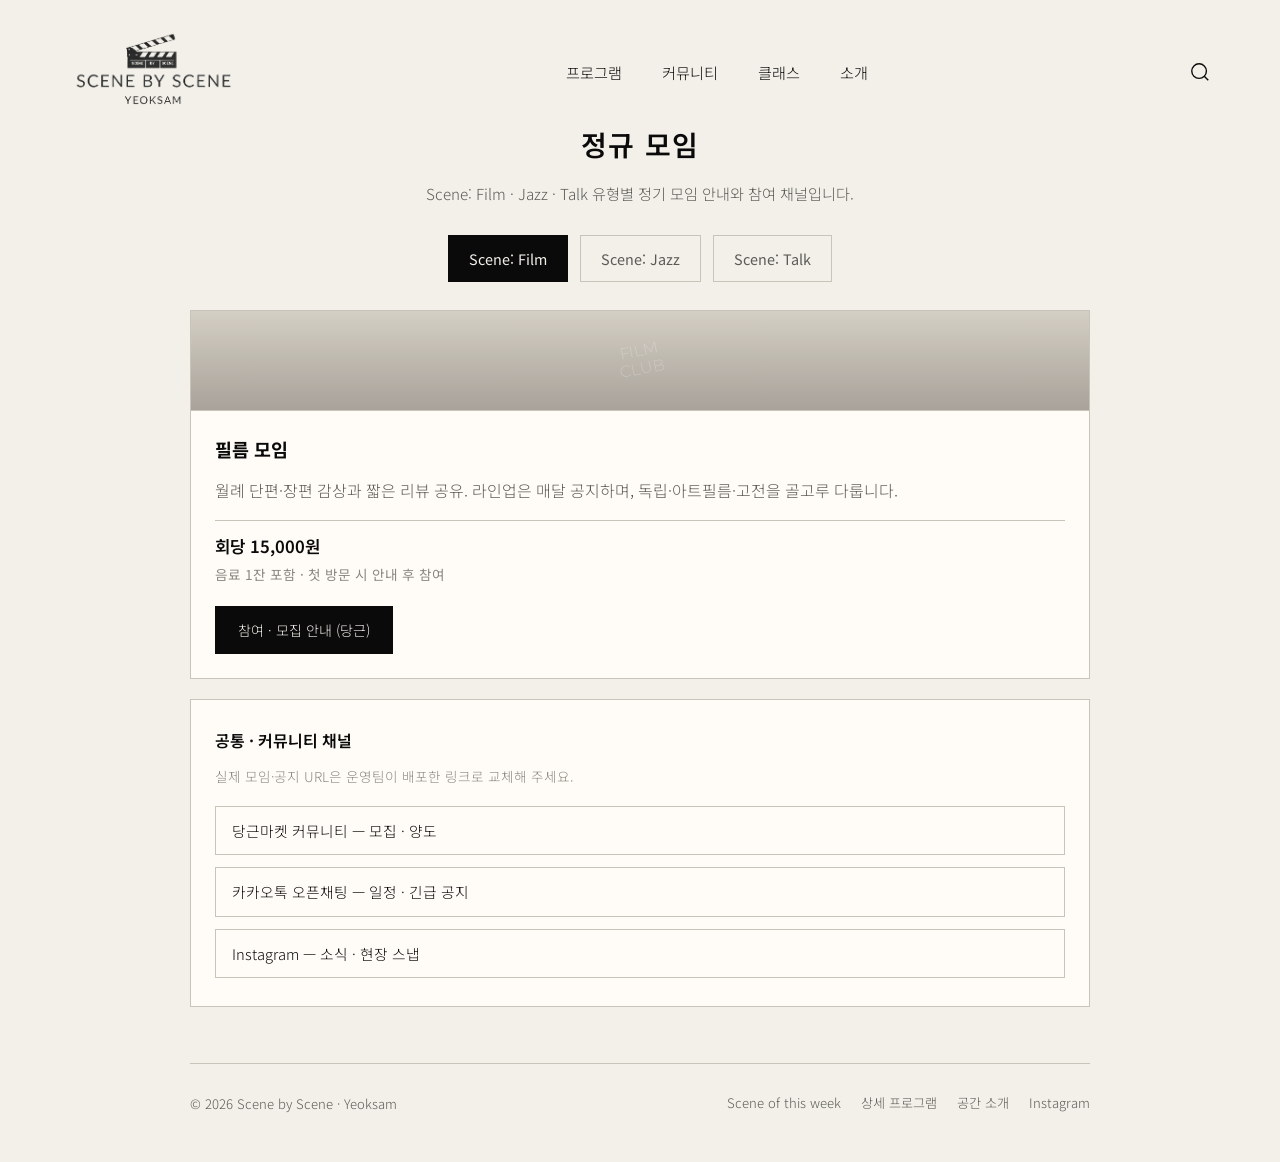
<file: meetups.html>
<!DOCTYPE html>
<html lang="ko">
  <head>
    <meta charset="UTF-8" />
    <meta name="viewport" content="width=device-width, initial-scale=1.0, viewport-fit=cover" />
    <meta name="theme-color" content="#f2f0e9" />
    <title>정규 모임 · Scene by Scene</title>
    <link rel="preconnect" href="https://fonts.googleapis.com" />
    <link rel="preconnect" href="https://fonts.gstatic.com" crossorigin />
    <link href="https://fonts.googleapis.com/css2?family=Montserrat:wght@500;600;700&amp;family=Noto+Sans+KR:wght@300;400;500;600;700&amp;display=swap" rel="stylesheet" />
    <link rel="stylesheet" href="site-header.css" />
    <link rel="stylesheet" href="site-footer.css" />
    <style>
      :root {
        --bg-card: #fffcf7;
        --accent-rose: #6b4150;
        --accent-green: #3d5c50;
        --text-dim: #8a8880;
        --font-display: 'Montserrat', 'Noto Sans KR', system-ui, sans-serif;
      }
      * {
        margin: 0;
        padding: 0;
        box-sizing: border-box;
      }
      a {
        color: inherit;
      }
      h1 {
        font-family: var(--font-display);
        font-size: clamp(1.35rem, 4vw, 1.75rem);
        font-weight: 600;
        letter-spacing: 0.04em;
        margin-bottom: 12px;
      }
      .page-lead-meetup {
        color: var(--text-muted);
        font-size: 0.95rem;
        max-width: 36rem;
        margin: 0 auto 28px;
        line-height: 1.7;
      }
      .meetup-tabs {
        display: flex;
        flex-wrap: wrap;
        gap: 10px 12px;
        margin-bottom: 28px;
      }
      .meetup-tab {
        border: 1px solid var(--border);
        background: transparent;
        padding: 12px 20px;
        font-size: 0.9rem;
        cursor: pointer;
        font-family: var(--font-sans);
        color: var(--text-muted);
        transition: all 0.2s;
        min-height: 44px;
        min-width: 44px;
        box-sizing: border-box;
        -webkit-tap-highlight-color: transparent;
        touch-action: manipulation;
      }
      .meetup-tab:hover {
        color: var(--text);
      }
      .meetup-tab.active {
        background: var(--text);
        color: var(--bg);
        border-color: var(--text);
      }
      .meetup-stack {
        width: 100%;
      }
      .meetup-panel {
        display: none;
        width: 100%;
        margin-bottom: 20px;
        padding: 0;
        background: var(--bg-card);
        border: 1px solid var(--border);
        overflow: hidden;
      }
      .meetup-panel.active {
        display: block;
      }
      .meetup-panel-banner {
        height: 100px;
        display: flex;
        align-items: center;
        justify-content: center;
        background: linear-gradient(to bottom, #d4cfc4, #a8a29a);
        border-bottom: 1px solid var(--border);
      }
      .meetup-panel-banner.scene-jazz {
        background: linear-gradient(165deg, #ddd2d5, #9a858f);
      }
      .meetup-panel-banner.scene-talk {
        background: linear-gradient(165deg, #cfd9d0, #7a9082);
      }
      .meetup-panel-mark {
        font-family: var(--font-display);
        font-size: clamp(0.75rem, 2.5vw, 1rem);
        color: rgba(255, 255, 255, 0.24);
        text-align: center;
        transform: rotate(-12deg);
        line-height: 1.15;
      }
      .meetup-panel-body {
        padding: 24px;
      }
      .meetup-panel h2 {
        font-size: 1.15rem;
        margin-bottom: 12px;
      }
      .meetup-theme {
        color: var(--text-muted);
        margin-bottom: 16px;
        line-height: 1.75;
      }
      .meetup-price {
        font-size: 1.05rem;
        font-weight: 600;
        padding-top: 12px;
        border-top: 1px solid var(--border);
      }
      .meetup-price span {
        display: block;
        font-size: 0.85rem;
        font-weight: 400;
        color: var(--text-dim);
        margin-top: 4px;
      }
      .meetup-cta {
        margin-top: 20px;
      }
      .meetup-cta .btn-primary {
        display: inline-block;
        padding: 12px 22px;
        font-size: 0.88rem;
        background: var(--text);
        color: var(--bg);
        border: 1px solid var(--text);
        text-decoration: none;
        cursor: pointer;
        transition:
          background 0.2s,
          color 0.2s;
      }
      .meetup-cta .btn-primary:hover {
        background: transparent;
        color: var(--text);
      }
      .community-box {
        width: 100%;
        padding: 28px 24px;
        background: var(--bg-card);
        border: 1px solid var(--border);
      }
      .community-box h2 {
        font-size: 1rem;
        font-weight: 600;
        margin-bottom: 12px;
        color: var(--text);
      }
      .community-hint {
        font-size: 0.85rem;
        color: var(--text-dim);
        margin-bottom: 18px;
        line-height: 1.6;
      }
      .community-links {
        list-style: none;
        display: flex;
        flex-direction: column;
        gap: 12px;
      }
      .community-links a {
        display: block;
        padding: 12px 16px;
        border: 1px solid var(--border);
        color: var(--text);
        text-decoration: none;
        transition: border-color 0.2s, background 0.2s;
        font-size: 0.92rem;
      }
      .community-links a:hover {
        border-color: var(--text);
        background: rgba(10, 10, 10, 0.03);
      }
      .community-links .hint {
        font-size: 0.8rem;
        color: var(--text-dim);
        margin-top: 4px;
      }
    </style>
  </head>
  <body class="page-sub">
    <a class="skip-link" href="#main">본문으로 건너뛰기</a>
    <header id="header">
      <a href="index.html" class="logo" aria-label="Scene by Scene 홈">
        <img src="scene-by-scene-logo.png" alt="Scene by Scene — Yeoksam" width="778" height="401" decoding="async" />
      </a>
      <nav id="nav">
        <div class="nav-item">
          <a href="index.html#programs" class="nav-link" aria-haspopup="true">프로그램</a>
          <div class="dropdown">
            <a href="index.html#programs">Scene of this week</a>
            <a href="programs-detail.html?scene=film"><span aria-hidden="true">🎬</span> Scene: Film</a>
            <a href="programs-detail.html?scene=jazz"><span aria-hidden="true">🎷</span> Scene: Jazz</a>
            <a href="programs-detail.html?scene=talk"><span aria-hidden="true">🧠</span> Scene: Talk</a>
          </div>
        </div>
        <div class="nav-item">
          <a href="index.html#calendar" class="nav-link" aria-haspopup="true">커뮤니티</a>
          <div class="dropdown">
            <a href="index.html#calendar">월간 일정</a>
            <a href="meetups.html">정규 모임</a>
          </div>
        </div>
        <div class="nav-item">
          <a href="index.html#classes" class="nav-link" aria-haspopup="true">클래스</a>
          <div class="dropdown">
            <a href="index.html#class-critic">영화 비평</a>
            <a href="index.html#class-scenario">시나리오</a>
            <a href="index.html#class-production">제작 실습</a>
          </div>
        </div>
        <div class="nav-item">
          <a href="index.html#about-sbs" class="nav-link" aria-haspopup="true">소개</a>
          <div class="dropdown">
            <a href="index.html#about-sbs">Scene by Scene</a>
            <a href="index.html#rental">Scene by Scene 공간 소개</a>
          </div>
        </div>
      </nav>
      <div class="nav-icons">
        <button class="icon-btn" id="search-btn" type="button" aria-label="검색 열기">
          <svg viewBox="0 0 24 24" aria-hidden="true">
            <circle cx="11" cy="11" r="8"></circle>
            <line x1="21" y1="21" x2="16.65" y2="16.65"></line>
          </svg>
        </button>
        <button class="hamburger" id="mobile-btn" type="button" aria-label="메뉴 열기"><span></span><span></span><span></span></button>
      </div>
    </header>

    <div class="nav-backdrop" id="nav-backdrop" aria-hidden="true"></div>

    <div class="search-modal" id="search-modal" role="dialog" aria-modal="true" aria-label="검색">
      <button class="search-close" id="search-close" type="button" aria-label="검색 닫기">×</button>
      <div class="search-container">
        <input type="search" placeholder="검색어를 입력하세요..." autocomplete="off" />
        <div class="search-tags">
          <span class="search-tag">괴물</span>
          <span class="search-tag">에릭 로메르</span>
          <span class="search-tag">비평 워크숍</span>
          <span class="search-tag">공간 대관</span>
        </div>
      </div>
    </div>

    <main id="main">
      <div class="sub-page-inner">
      <h1>정규 모임</h1>
      <p class="page-lead-meetup">
        Scene: Film · Jazz · Talk 유형별 정기 모임 안내와 참여 채널입니다.
      </p>

      <div class="meetup-tabs" role="tablist" aria-label="정규 모임 유형">
        <button
          type="button"
          class="meetup-tab active"
          role="tab"
          id="tab-film"
          aria-selected="true"
          aria-controls="panel-film"
          data-panel="film"
        >
          Scene: Film
        </button>
        <button
          type="button"
          class="meetup-tab"
          role="tab"
          id="tab-jazz"
          aria-selected="false"
          aria-controls="panel-jazz"
          data-panel="jazz"
        >
          Scene: Jazz
        </button>
        <button
          type="button"
          class="meetup-tab"
          role="tab"
          id="tab-talk"
          aria-selected="false"
          aria-controls="panel-talk"
          data-panel="talk"
        >
          Scene: Talk
        </button>
      </div>

      <div class="meetup-stack">
      <section
        id="panel-film"
        class="meetup-panel active"
        role="tabpanel"
        aria-labelledby="tab-film"
        tabindex="0"
      >
        <div class="meetup-panel-banner scene-film" aria-hidden="true">
          <span class="meetup-panel-mark">FILM<br />CLUB</span>
        </div>
        <div class="meetup-panel-body">
          <h2>필름 모임</h2>
          <p class="meetup-theme">
            월례 단편·장편 감상과 짧은 리뷰 공유. 라인업은 매달 공지하며, 독립·아트필름·고전을
            골고루 다룹니다.
          </p>
          <div class="meetup-price">
            회당 15,000원
            <span>음료 1잔 포함 · 첫 방문 시 안내 후 참여</span>
          </div>
          <p class="meetup-cta">
            <a class="btn-primary" href="#community-channels">참여 · 모집 안내 (당근)</a>
          </p>
        </div>
      </section>

      <section id="panel-jazz" class="meetup-panel" role="tabpanel" aria-labelledby="tab-jazz" tabindex="0" hidden>
        <div class="meetup-panel-banner scene-jazz" aria-hidden="true">
          <span class="meetup-panel-mark">JAZZ<br />MEET</span>
        </div>
        <div class="meetup-panel-body">
          <h2>재즈 모임</h2>
          <p class="meetup-theme">
            라이브 전후로 앨범·공연 이야기를 나누는 소규모 취향 모임. 현장 연주 일정과 연계해
            모입니다.
          </p>
          <div class="meetup-price">
            회당 20,000원
            <span>라이브 옵션 시 별도 티켓 안내</span>
          </div>
          <p class="meetup-cta">
            <a class="btn-primary" href="#community-channels">라이브 · 모집 안내 (당근)</a>
          </p>
        </div>
      </section>

      <section id="panel-talk" class="meetup-panel" role="tabpanel" aria-labelledby="tab-talk" tabindex="0" hidden>
        <div class="meetup-panel-banner scene-talk" aria-hidden="true">
          <span class="meetup-panel-mark">TALK<br />ROOM</span>
        </div>
        <div class="meetup-panel-body">
          <h2>토크 모임</h2>
          <p class="meetup-theme">
            제작·배급·비평 등 업계·취미 레벨의 토론 모임. 주제와 선읽기 자료는 공지방에 사전
            공유합니다.
          </p>
          <div class="meetup-price">
            회당 12,000원
            <span>자료 인쇄비 별도(있을 경우 공지)</span>
          </div>
          <p class="meetup-cta">
            <a class="btn-primary" href="#community-channels">토론 참여 · 공지방 (카카오)</a>
          </p>
        </div>
      </section>

      <div class="community-box" id="community-channels">
        <h2>공통 · 커뮤니티 채널</h2>
        <p class="community-hint">실제 모임·공지 URL은 운영팀이 배포한 링크로 교체해 주세요.</p>
        <ul class="community-links">
          <li>
            <a href="https://www.daangn.com/kr/" target="_blank" rel="noopener noreferrer">
              당근마켓 커뮤니티 — 모집 · 양도
            </a>
          </li>
          <li>
            <a href="https://open.kakao.com/" target="_blank" rel="noopener noreferrer">
              카카오톡 오픈채팅 — 일정 · 긴급 공지
            </a>
          </li>
          <li>
            <a href="https://www.instagram.com/" target="_blank" rel="noopener noreferrer">
              Instagram — 소식 · 현장 스냅
            </a>
          </li>
        </ul>
      </div>
      </div>
      </div>
    </main>

    <footer class="site-footer-slim" role="contentinfo">
      <p>© 2026 Scene by Scene · Yeoksam</p>
      <div class="site-footer-slim-links">
        <a href="index.html#programs">Scene of this week</a>
        <a href="programs-detail.html">상세 프로그램</a>
        <a href="index.html#rental">공간 소개</a>
        <a href="https://www.instagram.com/" target="_blank" rel="noopener noreferrer">Instagram</a>
      </div>
    </footer>

    <script src="site-header.js"></script>
    <script>
      (function () {
        const tabs = document.querySelectorAll('.meetup-tab');
        const panels = {
          film: document.getElementById('panel-film'),
          jazz: document.getElementById('panel-jazz'),
          talk: document.getElementById('panel-talk'),
        };

        function show(key) {
          tabs.forEach((t) => {
            const on = t.dataset.panel === key;
            t.classList.toggle('active', on);
            t.setAttribute('aria-selected', on ? 'true' : 'false');
          });
          Object.keys(panels).forEach((k) => {
            const p = panels[k];
            const on = k === key;
            p.classList.toggle('active', on);
            p.hidden = !on;
          });
        }

        tabs.forEach((tab) => {
          tab.addEventListener('click', () => show(tab.dataset.panel));
        });
      })();
    </script>
  </body>
</html>
</file>
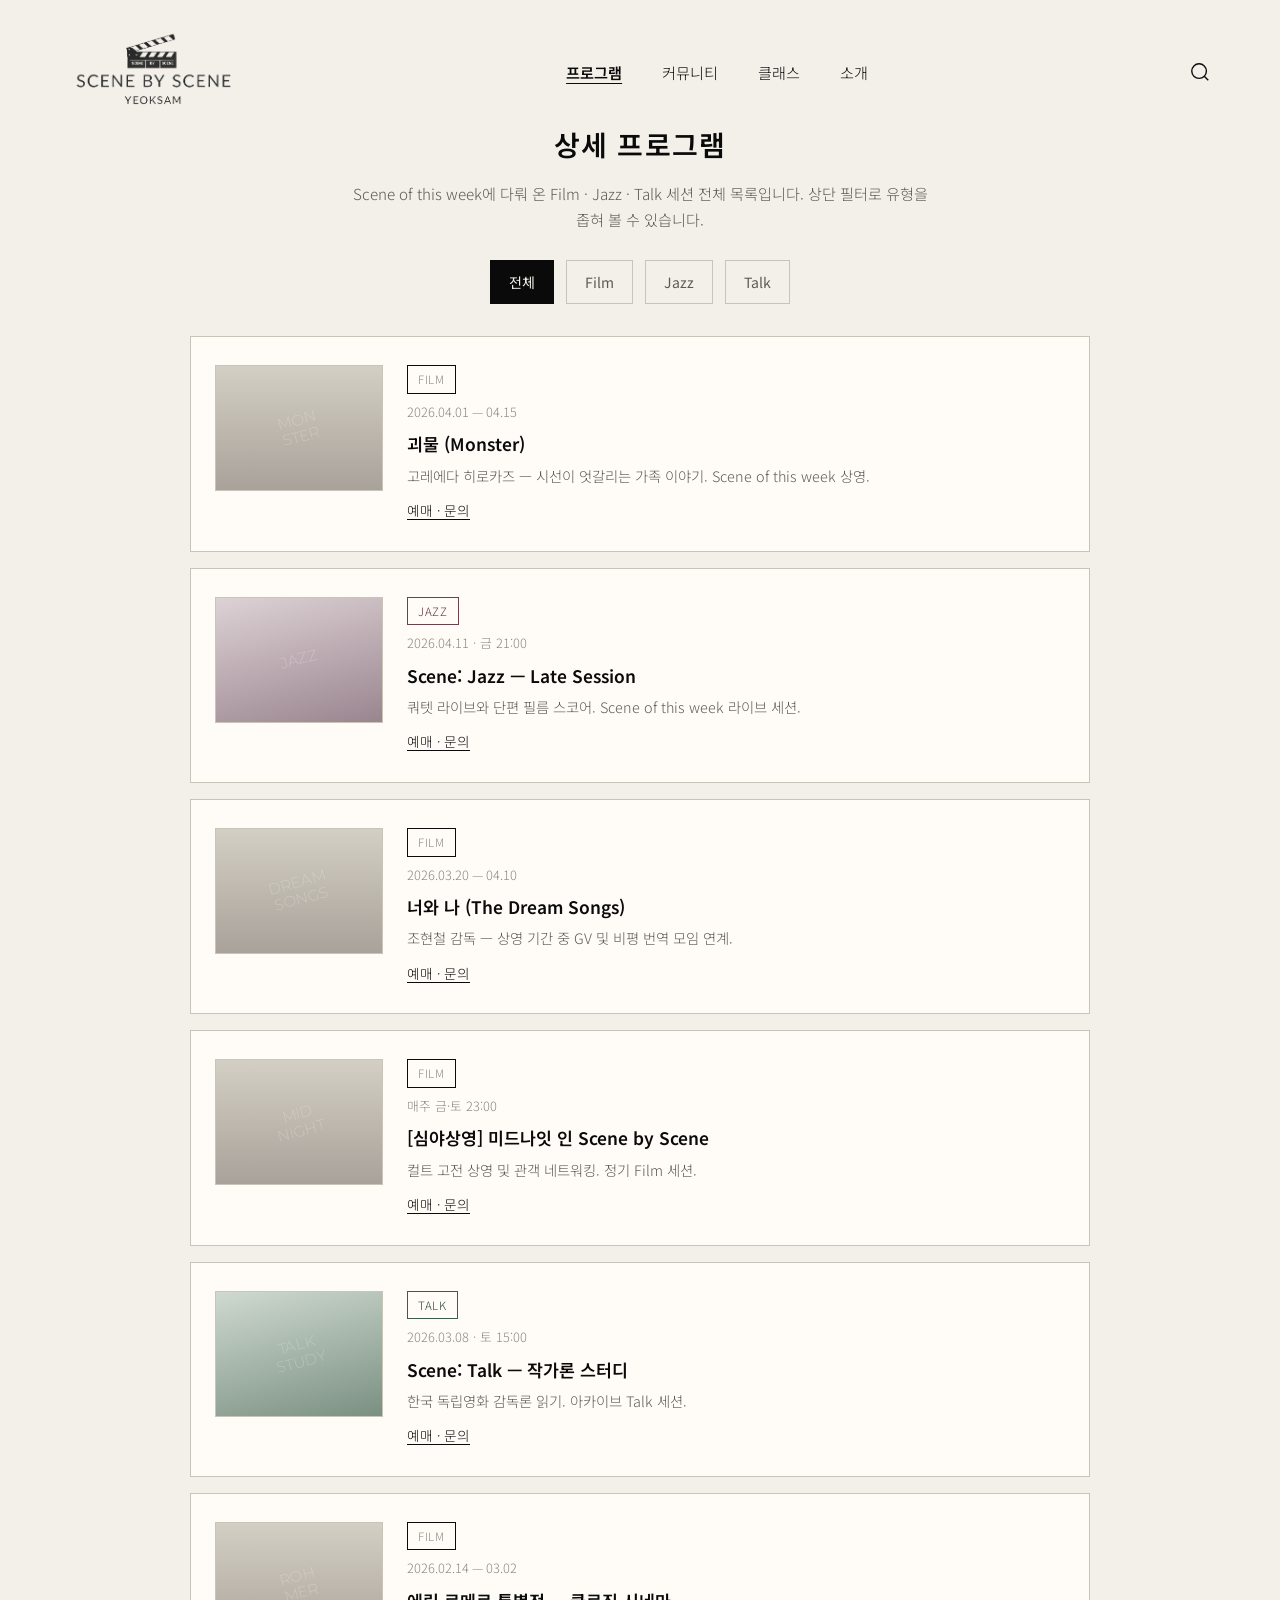
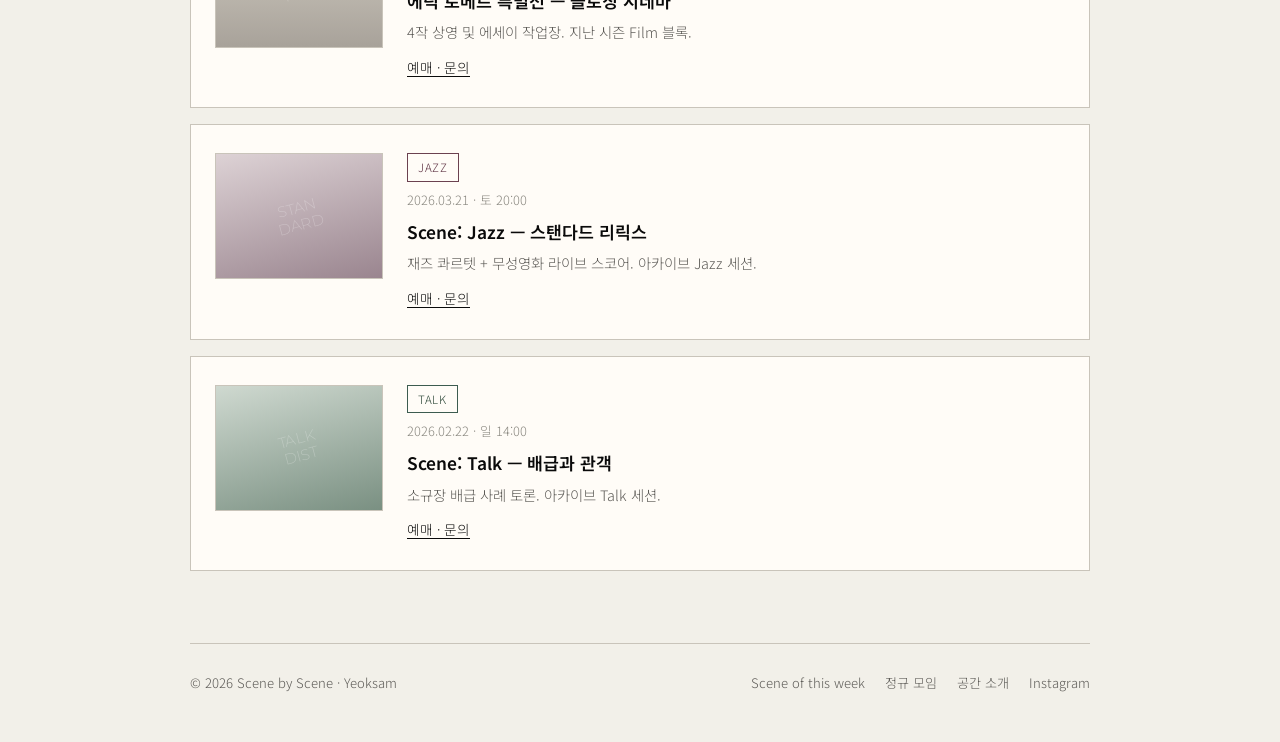
<file: programs-detail.html>
<!DOCTYPE html>
<html lang="ko">
  <head>
    <meta charset="UTF-8" />
    <meta name="viewport" content="width=device-width, initial-scale=1.0, viewport-fit=cover" />
    <meta name="theme-color" content="#f2f0e9" />
    <title>상세 프로그램 · Scene by Scene</title>
    <link rel="preconnect" href="https://fonts.googleapis.com" />
    <link rel="preconnect" href="https://fonts.gstatic.com" crossorigin />
    <link href="https://fonts.googleapis.com/css2?family=Montserrat:wght@500;600;700&amp;family=Noto+Sans+KR:wght@300;400;500;600;700&amp;display=swap" rel="stylesheet" />
    <link rel="stylesheet" href="site-header.css" />
    <link rel="stylesheet" href="site-footer.css" />
    <style>
      :root {
        --text-dim: #8a8880;
        --bg-card: #fffcf7;
        --font-display: 'Montserrat', 'Noto Sans KR', system-ui, sans-serif;
      }
      * {
        margin: 0;
        padding: 0;
        box-sizing: border-box;
      }
      a {
        color: inherit;
      }
      h1 {
        font-family: var(--font-display);
        font-size: clamp(1.35rem, 4vw, 1.75rem);
        font-weight: 600;
        letter-spacing: 0.04em;
        margin-bottom: 12px;
      }
      .page-lead {
        color: var(--text-muted);
        font-size: 0.95rem;
        max-width: 36rem;
        margin-bottom: 28px;
        line-height: 1.7;
      }
      .filter-row {
        display: flex;
        flex-wrap: wrap;
        gap: 10px 12px;
        margin-bottom: 32px;
      }
      .filter-btn {
        border: 1px solid var(--border);
        background: var(--bg);
        padding: 10px 18px;
        font-size: 0.88rem;
        cursor: pointer;
        color: var(--text-muted);
        transition: all 0.2s;
        font-family: var(--font-sans);
        min-height: 44px;
        min-width: 44px;
        box-sizing: border-box;
        -webkit-tap-highlight-color: transparent;
        touch-action: manipulation;
      }
      .filter-btn:hover {
        color: var(--text);
      }
      .filter-btn.active {
        background: var(--text);
        color: var(--bg);
        border-color: var(--text);
      }
      .session-list {
        display: flex;
        flex-direction: column;
        gap: 0;
        width: 100%;
      }
      .session-card {
        display: grid;
        grid-template-columns: clamp(120px, 26vw, 168px) 1fr;
        gap: 20px 24px;
        padding: 28px 24px;
        margin-bottom: 16px;
        background: var(--bg-card);
        border: 1px solid var(--border);
        align-items: start;
      }
      .session-card[hidden] {
        display: none;
      }
      .session-poster {
        width: 100%;
        aspect-ratio: 4 / 3;
        background: linear-gradient(to bottom, #d4cfc4, #a8a29a);
        position: relative;
        display: flex;
        align-items: center;
        justify-content: center;
        overflow: hidden;
        border: 1px solid var(--border);
      }
      .session-poster.scene-jazz {
        background: linear-gradient(165deg, #ddd2d5, #9a858f);
      }
      .session-poster.scene-talk {
        background: linear-gradient(165deg, #cfd9d0, #7a9082);
      }
      .session-poster-mark {
        font-family: var(--font-display);
        font-size: clamp(0.65rem, 2.4vw, 0.95rem);
        color: rgba(255, 255, 255, 0.24);
        text-align: center;
        transform: rotate(-15deg);
        line-height: 1.1;
        width: 140%;
      }
      .session-body {
        min-width: 0;
      }
      .session-body .session-meta {
        margin-bottom: 10px;
      }
      .session-meta {
        font-size: 0.8rem;
        color: var(--text-dim);
        white-space: nowrap;
      }
      .session-badge {
        display: inline-block;
        font-size: 0.72rem;
        text-transform: uppercase;
        letter-spacing: 0.06em;
        padding: 4px 10px;
        border: 1px solid var(--border);
        margin-bottom: 8px;
        background: #fffcf7;
      }
      .session-badge.film {
        border-color: #0a0a0a;
      }
      .session-badge.jazz {
        border-color: #6b4150;
        color: #5c3040;
      }
      .session-badge.talk {
        border-color: #3d5c50;
        color: #2d4838;
      }
      .session-card h2 {
        font-size: 1.08rem;
        font-weight: 600;
        margin-bottom: 8px;
        line-height: 1.35;
      }
      .session-card p {
        color: var(--text-muted);
        font-size: 0.9rem;
        line-height: 1.7;
      }
      .session-cta {
        display: inline-block;
        margin-top: 12px;
        font-size: 0.85rem;
        text-decoration: underline;
        text-underline-offset: 3px;
        color: var(--text);
      }
      .session-cta:hover {
        color: var(--text-muted);
      }
      @media (max-width: 640px) {
        .session-card {
          grid-template-columns: 1fr;
          gap: 16px;
        }
        .session-poster {
          max-width: 220px;
          margin: 0 auto;
        }
      }
    </style>
  </head>
  <body class="page-sub">
    <a class="skip-link" href="#main">본문으로 건너뛰기</a>
    <header id="header">
      <a href="index.html" class="logo" aria-label="Scene by Scene 홈">
        <img src="scene-by-scene-logo.png" alt="Scene by Scene — Yeoksam" width="778" height="401" decoding="async" />
      </a>
      <nav id="nav">
        <div class="nav-item">
          <a href="index.html#programs" class="nav-link" aria-current="page" aria-haspopup="true">프로그램</a>
          <div class="dropdown">
            <a href="index.html#programs">Scene of this week</a>
            <a href="programs-detail.html?scene=film"><span aria-hidden="true">🎬</span> Scene: Film</a>
            <a href="programs-detail.html?scene=jazz"><span aria-hidden="true">🎷</span> Scene: Jazz</a>
            <a href="programs-detail.html?scene=talk"><span aria-hidden="true">🧠</span> Scene: Talk</a>
          </div>
        </div>
        <div class="nav-item">
          <a href="index.html#calendar" class="nav-link" aria-haspopup="true">커뮤니티</a>
          <div class="dropdown">
            <a href="index.html#calendar">월간 일정</a>
            <a href="meetups.html">정규 모임</a>
          </div>
        </div>
        <div class="nav-item">
          <a href="index.html#classes" class="nav-link" aria-haspopup="true">클래스</a>
          <div class="dropdown">
            <a href="index.html#class-critic">영화 비평</a>
            <a href="index.html#class-scenario">시나리오</a>
            <a href="index.html#class-production">제작 실습</a>
          </div>
        </div>
        <div class="nav-item">
          <a href="index.html#about-sbs" class="nav-link" aria-haspopup="true">소개</a>
          <div class="dropdown">
            <a href="index.html#about-sbs">Scene by Scene</a>
            <a href="index.html#rental">Scene by Scene 공간 소개</a>
          </div>
        </div>
      </nav>
      <div class="nav-icons">
        <button class="icon-btn" id="search-btn" type="button" aria-label="검색 열기">
          <svg viewBox="0 0 24 24" aria-hidden="true">
            <circle cx="11" cy="11" r="8"></circle>
            <line x1="21" y1="21" x2="16.65" y2="16.65"></line>
          </svg>
        </button>
        <button class="hamburger" id="mobile-btn" type="button" aria-label="메뉴 열기"><span></span><span></span><span></span></button>
      </div>
    </header>

    <div class="nav-backdrop" id="nav-backdrop" aria-hidden="true"></div>

    <div class="search-modal" id="search-modal" role="dialog" aria-modal="true" aria-label="검색">
      <button class="search-close" id="search-close" type="button" aria-label="검색 닫기">×</button>
      <div class="search-container">
        <input type="search" placeholder="검색어를 입력하세요..." autocomplete="off" />
        <div class="search-tags">
          <span class="search-tag">괴물</span>
          <span class="search-tag">에릭 로메르</span>
          <span class="search-tag">비평 워크숍</span>
          <span class="search-tag">공간 대관</span>
        </div>
      </div>
    </div>

    <main id="main">
      <div class="sub-page-inner">
      <h1>상세 프로그램</h1>
      <p class="page-lead">
        Scene of this week에 다뤄 온 Film · Jazz · Talk 세션 전체 목록입니다. 상단 필터로 유형을 좁혀 볼 수
        있습니다.
      </p>

      <div class="filter-row" role="toolbar" aria-label="프로그램 유형 필터">
        <button type="button" class="filter-btn active" data-scene="all" aria-pressed="true">전체</button>
        <button type="button" class="filter-btn" data-scene="film" aria-pressed="false">Film</button>
        <button type="button" class="filter-btn" data-scene="jazz" aria-pressed="false">Jazz</button>
        <button type="button" class="filter-btn" data-scene="talk" aria-pressed="false">Talk</button>
      </div>

      <div class="session-list">
        <article class="session-card" data-scene="film">
          <div class="session-poster" aria-hidden="true">
            <span class="session-poster-mark">MON<br />STER</span>
          </div>
          <div class="session-body">
            <div class="session-meta">
              <span class="session-badge film">Film</span><br />
              2026.04.01 — 04.15
            </div>
            <h2>괴물 (Monster)</h2>
            <p>고레에다 히로카즈 — 시선이 엇갈리는 가족 이야기. Scene of this week 상영.</p>
            <a class="session-cta" href="index.html#rental">예매 · 문의</a>
          </div>
        </article>

        <article class="session-card" data-scene="jazz">
          <div class="session-poster scene-jazz" aria-hidden="true">
            <span class="session-poster-mark">JAZZ</span>
          </div>
          <div class="session-body">
            <div class="session-meta">
              <span class="session-badge jazz">Jazz</span><br />
              2026.04.11 · 금 21:00
            </div>
            <h2>Scene: Jazz — Late Session</h2>
            <p>쿼텟 라이브와 단편 필름 스코어. Scene of this week 라이브 세션.</p>
            <a class="session-cta" href="index.html#rental">예매 · 문의</a>
          </div>
        </article>

        <article class="session-card" data-scene="film">
          <div class="session-poster" aria-hidden="true">
            <span class="session-poster-mark">DREAM<br />SONGS</span>
          </div>
          <div class="session-body">
            <div class="session-meta">
              <span class="session-badge film">Film</span><br />
              2026.03.20 — 04.10
            </div>
            <h2>너와 나 (The Dream Songs)</h2>
            <p>조현철 감독 — 상영 기간 중 GV 및 비평 번역 모임 연계.</p>
            <a class="session-cta" href="index.html#rental">예매 · 문의</a>
          </div>
        </article>

        <article class="session-card" data-scene="film">
          <div class="session-poster" aria-hidden="true">
            <span class="session-poster-mark">MID<br />NIGHT</span>
          </div>
          <div class="session-body">
            <div class="session-meta">
              <span class="session-badge film">Film</span><br />
              매주 금·토 23:00
            </div>
            <h2>[심야상영] 미드나잇 인 Scene by Scene</h2>
            <p>컬트 고전 상영 및 관객 네트워킹. 정기 Film 세션.</p>
            <a class="session-cta" href="index.html#rental">예매 · 문의</a>
          </div>
        </article>

        <article class="session-card" data-scene="talk">
          <div class="session-poster scene-talk" aria-hidden="true">
            <span class="session-poster-mark">TALK<br />STUDY</span>
          </div>
          <div class="session-body">
            <div class="session-meta">
              <span class="session-badge talk">Talk</span><br />
              2026.03.08 · 토 15:00
            </div>
            <h2>Scene: Talk — 작가론 스터디</h2>
            <p>한국 독립영화 감독론 읽기. 아카이브 Talk 세션.</p>
            <a class="session-cta" href="index.html#rental">예매 · 문의</a>
          </div>
        </article>

        <article class="session-card" data-scene="film">
          <div class="session-poster" aria-hidden="true">
            <span class="session-poster-mark">ROH<br />MER</span>
          </div>
          <div class="session-body">
            <div class="session-meta">
              <span class="session-badge film">Film</span><br />
              2026.02.14 — 03.02
            </div>
            <h2>에릭 로메르 특별전 — 클로징 시네마</h2>
            <p>4작 상영 및 에세이 작업장. 지난 시즌 Film 블록.</p>
            <a class="session-cta" href="index.html#rental">예매 · 문의</a>
          </div>
        </article>

        <article class="session-card" data-scene="jazz">
          <div class="session-poster scene-jazz" aria-hidden="true">
            <span class="session-poster-mark">STAN<br />DARD</span>
          </div>
          <div class="session-body">
            <div class="session-meta">
              <span class="session-badge jazz">Jazz</span><br />
              2026.03.21 · 토 20:00
            </div>
            <h2>Scene: Jazz — 스탠다드 리릭스</h2>
            <p>재즈 콰르텟 + 무성영화 라이브 스코어. 아카이브 Jazz 세션.</p>
            <a class="session-cta" href="index.html#rental">예매 · 문의</a>
          </div>
        </article>

        <article class="session-card" data-scene="talk">
          <div class="session-poster scene-talk" aria-hidden="true">
            <span class="session-poster-mark">TALK<br />DIST</span>
          </div>
          <div class="session-body">
            <div class="session-meta">
              <span class="session-badge talk">Talk</span><br />
              2026.02.22 · 일 14:00
            </div>
            <h2>Scene: Talk — 배급과 관객</h2>
            <p>소규장 배급 사례 토론. 아카이브 Talk 세션.</p>
            <a class="session-cta" href="index.html#rental">예매 · 문의</a>
          </div>
        </article>
      </div>
      </div>
    </main>

    <footer class="site-footer-slim" role="contentinfo">
      <p>© 2026 Scene by Scene · Yeoksam</p>
      <div class="site-footer-slim-links">
        <a href="index.html#programs">Scene of this week</a>
        <a href="meetups.html">정규 모임</a>
        <a href="index.html#rental">공간 소개</a>
        <a href="https://www.instagram.com/" target="_blank" rel="noopener noreferrer">Instagram</a>
      </div>
    </footer>

    <script src="site-header.js"></script>
    <script>
      (function () {
        const cards = document.querySelectorAll('.session-card');
        const btns = document.querySelectorAll('.filter-btn');

        function apply(scene) {
          const key = (scene || 'all').toLowerCase();
          btns.forEach((b) => {
            const on = b.dataset.scene === key;
            b.classList.toggle('active', on);
            b.setAttribute('aria-pressed', on ? 'true' : 'false');
          });
          cards.forEach((c) => {
            const ok = key === 'all' || c.dataset.scene === key;
            c.hidden = !ok;
          });
        }

        btns.forEach((btn) => {
          btn.addEventListener('click', () => apply(btn.dataset.scene));
        });

        const q = new URLSearchParams(location.search).get('scene');
        if (q && ['film', 'jazz', 'talk', 'all'].includes(q.toLowerCase())) {
          apply(q.toLowerCase());
        }
      })();
    </script>
  </body>
</html>
</file>
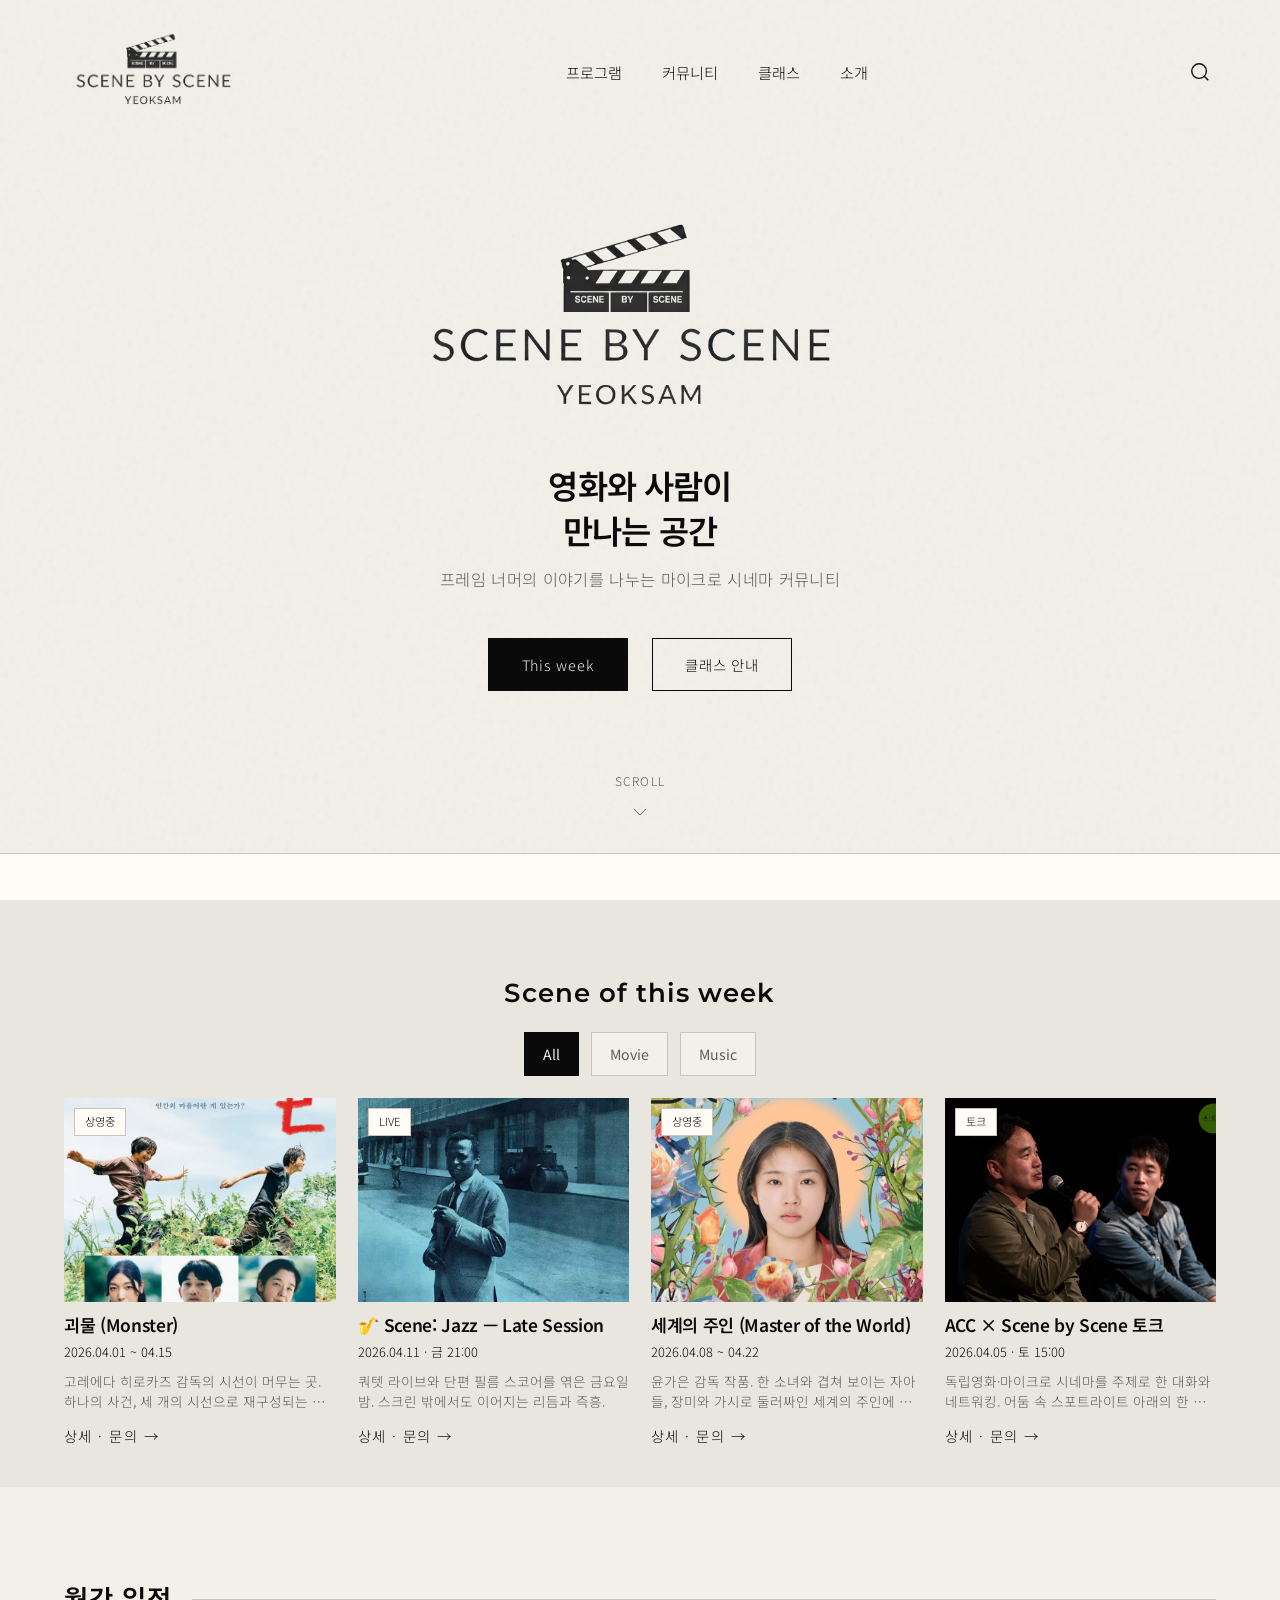
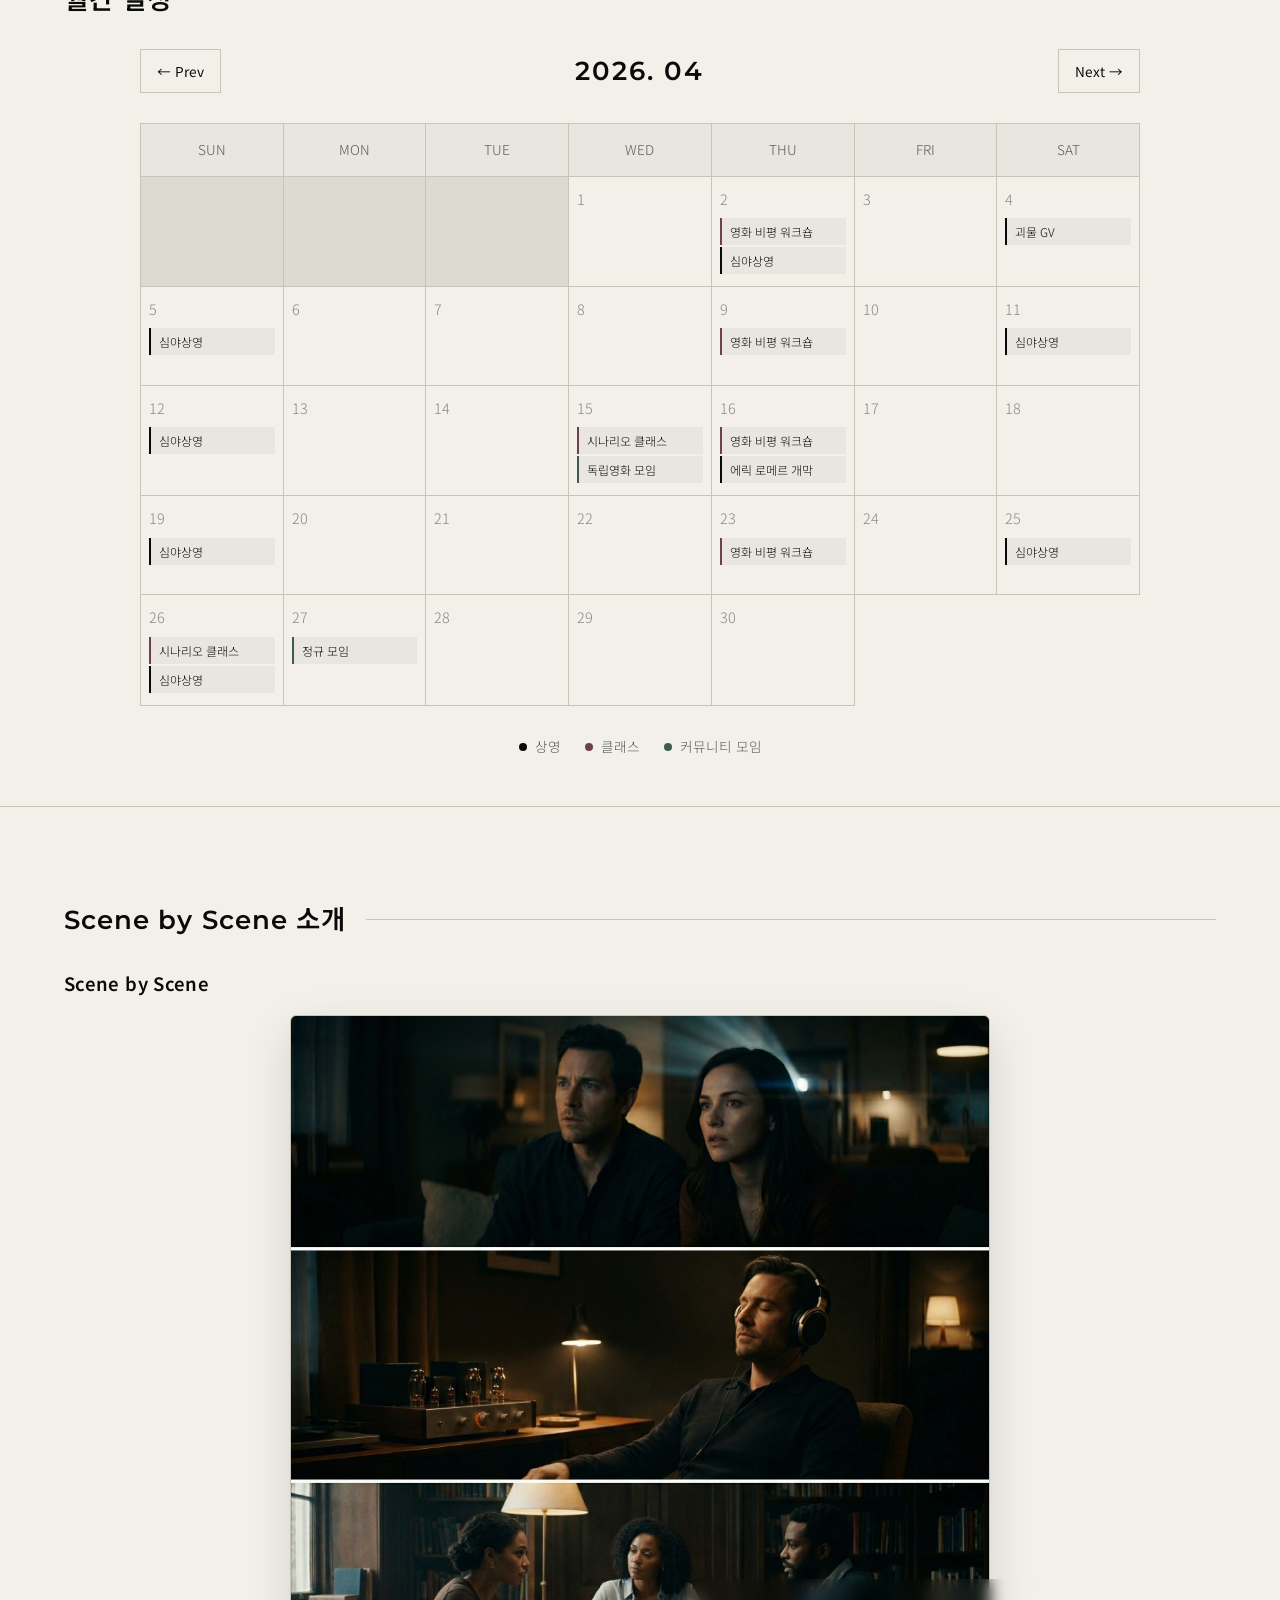
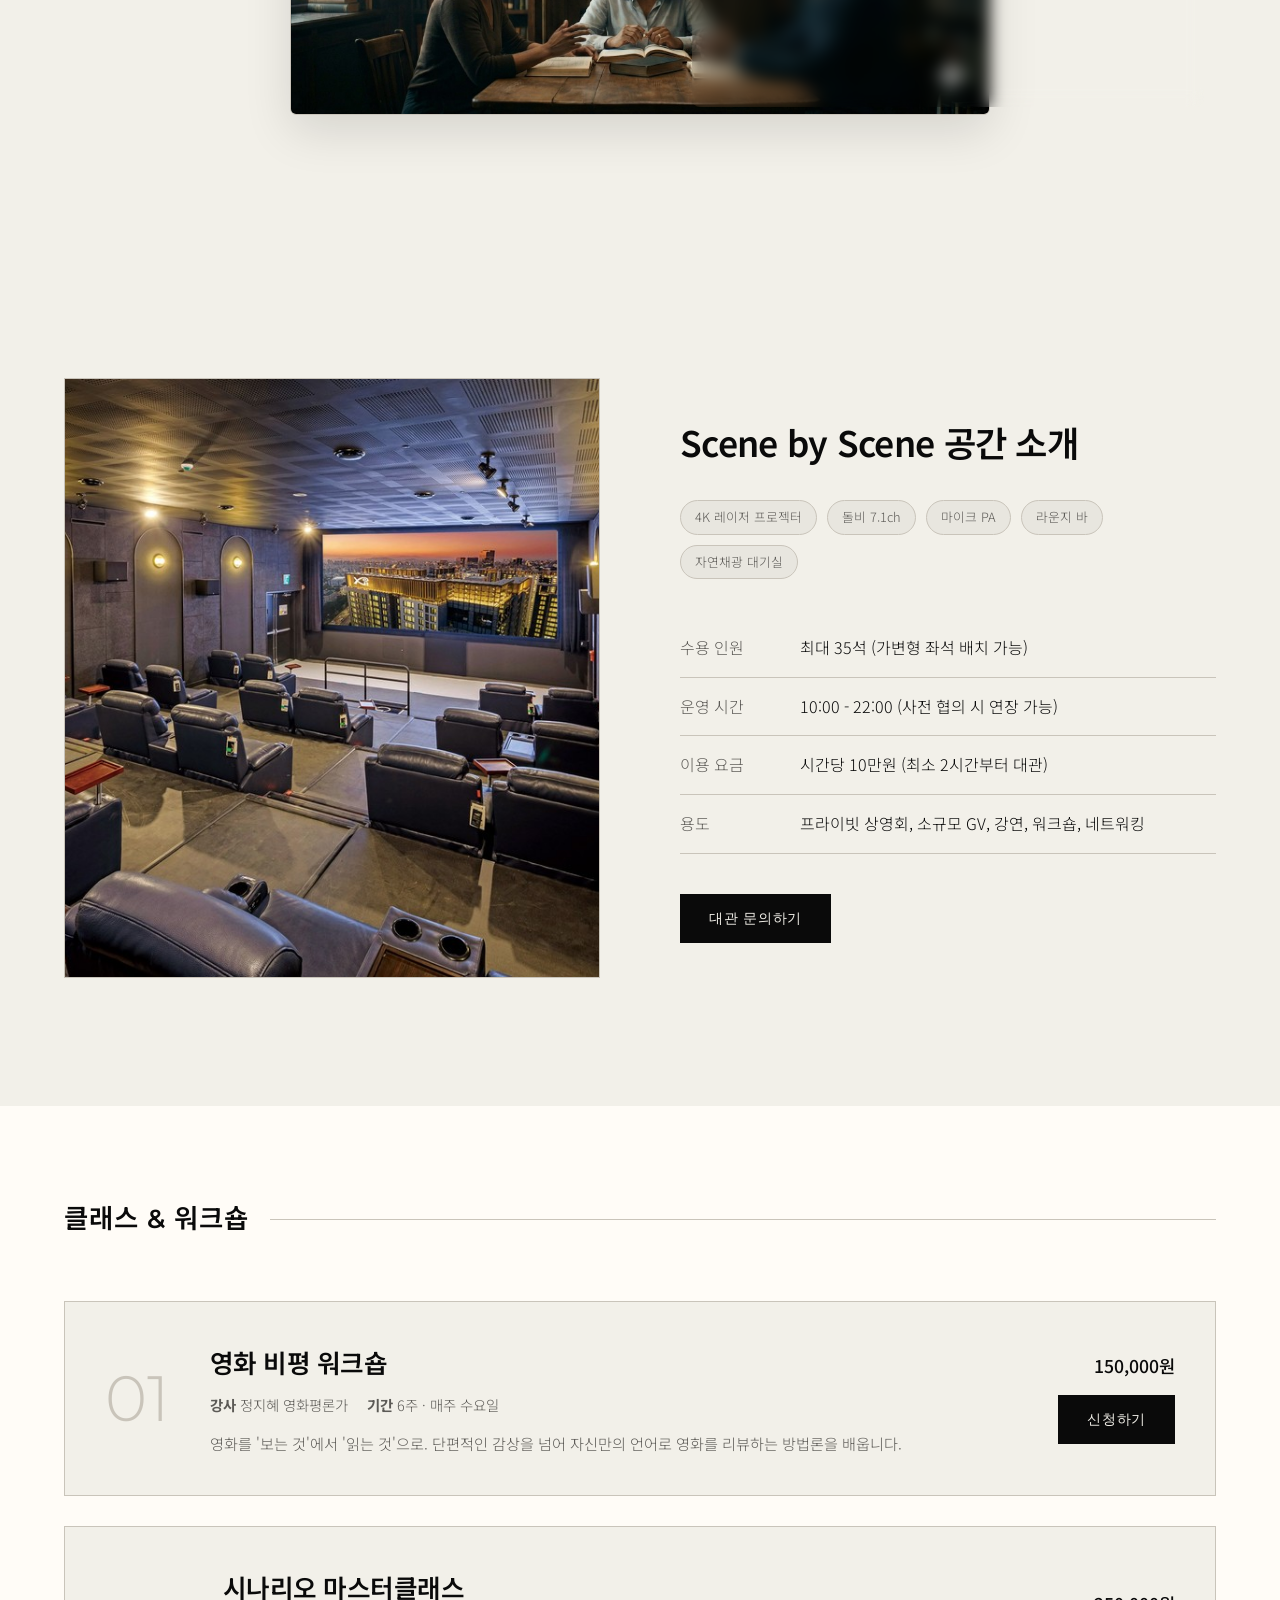
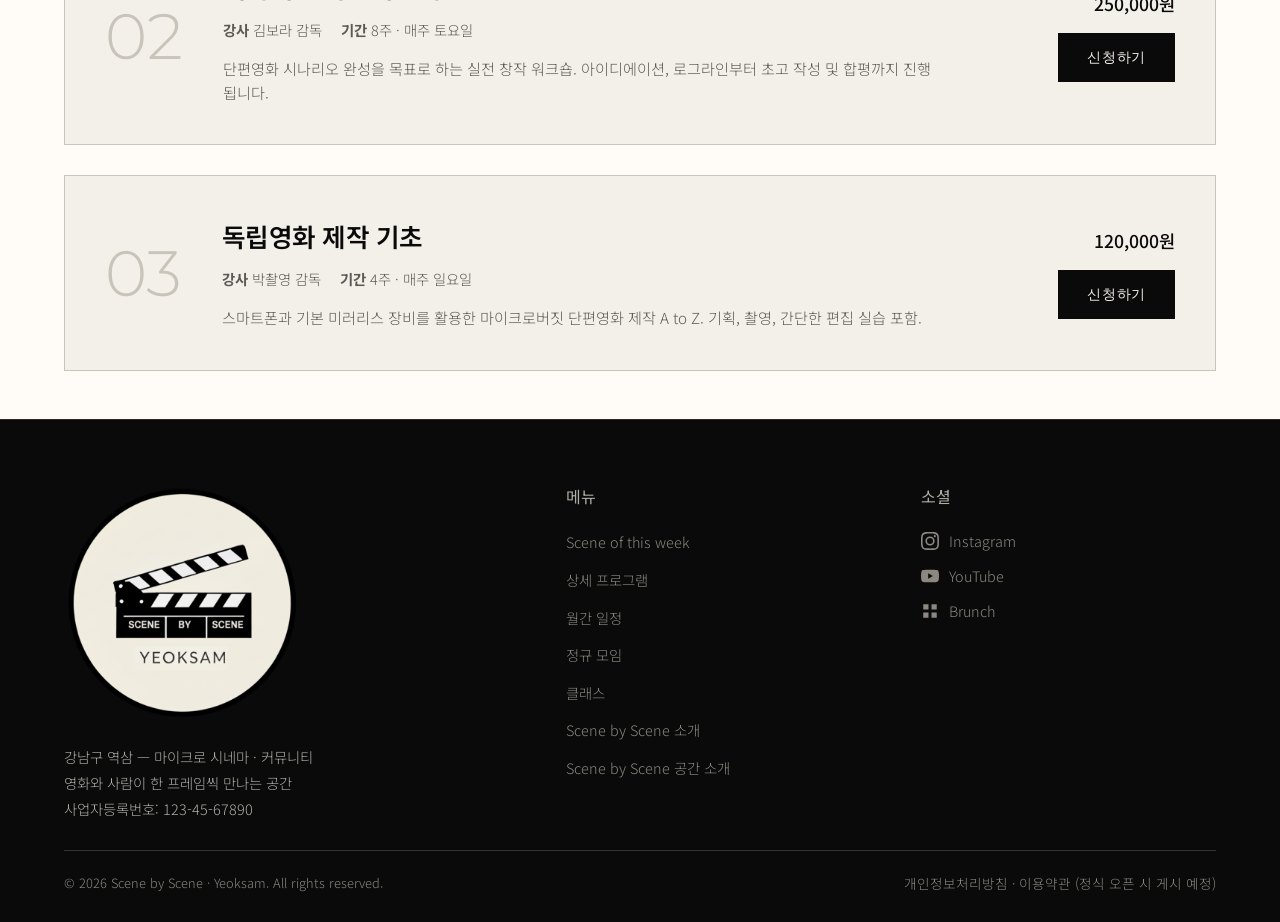
<file: 독립영화 커뮤니티 및 마이크로 시네마 플랫폼 웹사이트 구축.html>
<!DOCTYPE html>
<html lang="ko">
  <head>
    <meta charset="UTF-8" />
    <meta name="viewport" content="width=device-width, initial-scale=1.0" />
    <meta http-equiv="refresh" content="0; url=index.html" />
    <title>Scene by Scene — 이동 중</title>
    <link rel="canonical" href="index.html" />
    <script>
      location.replace('index.html');
    </script>
  </head>
  <body>
    <p><a href="index.html">Scene by Scene 홈(index.html)으로 이동</a></p>
  </body>
</html>
</file>
<file: site-header.css>
/* Shared top navigation — use with header#header from main site */
:root {
  --bg: #f2f0e9;
  --bg-2: #e8e6df;
  --border: #c9c4ba;
  --text: #0a0a0a;
  --text-muted: #5c5a56;
  --accent: #0a0a0a;
  --font-sans: 'Noto Sans KR', sans-serif;
  --focus-ring: #0a0a0a;
  --focus-offset: 2px;
}

.skip-link {
  position: absolute;
  top: -100px;
  left: max(12px, env(safe-area-inset-left));
  z-index: 10000;
  padding: 12px 20px;
  background: var(--text);
  color: var(--bg);
  font-size: 0.9rem;
  font-weight: 500;
  text-decoration: none;
  border-radius: 4px;
  transition: top 0.2s ease;
}

.skip-link:focus {
  top: max(12px, env(safe-area-inset-top));
  outline: none;
}

.skip-link:focus-visible {
  box-shadow:
    0 0 0 2px var(--bg),
    0 0 0 4px var(--focus-ring);
}

:is(a, button, input, textarea, select):focus {
  outline: none;
}

:is(a, button, input, textarea, select, summary):focus-visible {
  outline: 2px solid var(--focus-ring);
  outline-offset: var(--focus-offset);
}

.skip-link:focus-visible {
  outline-offset: 2px;
}

.page-sub {
  font-family: var(--font-sans);
  background: var(--bg);
  color: var(--text);
  line-height: 1.6;
  font-weight: 300;
  overflow-x: hidden;
  padding-top: max(124px, calc(env(safe-area-inset-top) + 100px));
  padding-bottom: max(48px, env(safe-area-inset-bottom));
  padding-left: max(5%, env(safe-area-inset-left));
  padding-right: max(5%, env(safe-area-inset-right));
}

.page-sub main {
  max-width: 100%;
}

header {
  position: fixed;
  top: 0;
  left: 0;
  width: 100%;
  z-index: 100;
  padding: 24px max(5%, env(safe-area-inset-left)) 24px max(5%, env(safe-area-inset-right));
  padding-top: max(24px, env(safe-area-inset-top));
  display: flex;
  justify-content: space-between;
  align-items: center;
  transition: all 0.4s ease;
  border-bottom: 1px solid transparent;
}

header.scrolled {
  background: rgba(242, 240, 233, 0.94);
  backdrop-filter: blur(12px);
  -webkit-backdrop-filter: blur(12px);
  padding: 16px max(5%, env(safe-area-inset-left)) 16px max(5%, env(safe-area-inset-right));
  padding-top: max(16px, env(safe-area-inset-top));
  border-bottom: 1px solid var(--border);
}

.logo {
  display: flex;
  align-items: center;
  line-height: 0;
  flex-shrink: 0;
}

.logo img {
  height: 96px;
  width: auto;
  max-width: min(390px, 58vw);
  display: block;
}

nav {
  display: flex;
  gap: 40px;
}

.nav-item {
  position: relative;
}

.nav-link {
  font-size: 0.95rem;
  padding: 10px 0;
  display: block;
  transition: color 0.3s;
}

a.nav-link {
  text-decoration: none;
  color: inherit;
}

.nav-link:hover {
  color: var(--accent);
}

.dropdown {
  position: absolute;
  top: 100%;
  left: 50%;
  transform: translateX(-50%) translateY(10px);
  background: var(--bg-2);
  border: 1px solid var(--border);
  min-width: min(220px, 92vw);
  opacity: 0;
  visibility: hidden;
  transition: all 0.3s ease;
  padding: 12px 0;
  text-align: center;
  box-shadow: 0 12px 40px rgba(10, 10, 10, 0.12);
}

.nav-item:hover .dropdown {
  opacity: 1;
  visibility: visible;
  transform: translateX(-50%) translateY(0);
}

@media (min-width: 769px) {
  .nav-item:focus-within .dropdown {
    opacity: 1;
    visibility: visible;
    transform: translateX(-50%) translateY(0);
  }
}

.nav-link[aria-current='page'] {
  font-weight: 600;
  text-decoration: underline;
  text-underline-offset: 4px;
}

/* Unified chip tabs / filters (shared sizing with main index page) */
.filter-btn,
.meetup-tab {
  min-height: 44px;
  min-width: 44px;
  box-sizing: border-box;
}

.dropdown a {
  display: block;
  padding: 8px 20px;
  font-size: 0.85rem;
  color: var(--text-muted);
  transition: color 0.2s;
  text-decoration: none;
}

.dropdown a:hover {
  color: var(--text);
}

.nav-icons {
  display: flex;
  gap: 20px;
  align-items: center;
}

.icon-btn {
  background: none;
  border: none;
  color: var(--text);
  cursor: pointer;
  display: flex;
  align-items: center;
  justify-content: center;
  min-width: 44px;
  min-height: 44px;
  margin: 0 -6px;
  -webkit-tap-highlight-color: transparent;
  touch-action: manipulation;
}

.icon-btn svg {
  width: 22px;
  height: 22px;
  fill: none;
  stroke: currentColor;
  stroke-width: 1.5;
}

.hamburger {
  display: none;
  flex-direction: column;
  gap: 5px;
  background: none;
  border: none;
  cursor: pointer;
  z-index: 101;
  padding: 10px;
  margin: -10px -10px -10px 0;
  min-width: 44px;
  min-height: 44px;
  justify-content: center;
  align-items: center;
  -webkit-tap-highlight-color: transparent;
  touch-action: manipulation;
}

.hamburger span {
  width: 24px;
  height: 1.5px;
  background: var(--text);
  transition: 0.3s;
}

.search-modal {
  position: fixed;
  inset: 0;
  background: rgba(242, 240, 233, 0.97);
  z-index: 1000;
  display: flex;
  align-items: center;
  justify-content: center;
  opacity: 0;
  visibility: hidden;
  transition: all 0.4s ease;
}

.search-modal.active {
  opacity: 1;
  visibility: visible;
}

.search-close {
  position: absolute;
  top: max(40px, env(safe-area-inset-top));
  right: max(5%, env(safe-area-inset-right));
  background: none;
  border: none;
  color: var(--text);
  font-size: 2.5rem;
  font-weight: 300;
  cursor: pointer;
  min-width: 48px;
  min-height: 48px;
  line-height: 1;
  -webkit-tap-highlight-color: transparent;
  touch-action: manipulation;
}

.search-container {
  width: min(92vw, 700px);
  padding: 0 max(0px, env(safe-area-inset-left)) 0 max(0px, env(safe-area-inset-right));
}

.search-container input {
  width: 100%;
  background: transparent;
  border: none;
  border-bottom: 1px solid var(--border);
  font-size: clamp(1.125rem, 4.5vw, 2.5rem);
  color: var(--text);
  padding: 15px 0;
  font-family: var(--font-sans);
  outline: none;
}

.search-container input:focus {
  border-bottom-color: var(--accent);
}

.search-tags {
  margin-top: 20px;
  display: flex;
  flex-wrap: wrap;
  gap: 10px 12px;
}

.search-tag {
  font-size: 0.8rem;
  color: var(--text-muted);
  border: 1px solid var(--border);
  padding: 8px 14px;
  border-radius: 20px;
  cursor: pointer;
  -webkit-tap-highlight-color: transparent;
  touch-action: manipulation;
}

.nav-backdrop {
  display: none;
  position: fixed;
  inset: 0;
  z-index: 99;
  background: rgba(10, 10, 10, 0.42);
  -webkit-tap-highlight-color: transparent;
}

.nav-backdrop.is-active {
  display: block;
}

@media (min-width: 769px) {
  .nav-backdrop {
    display: none !important;
  }
}

body.menu-open {
  overflow: hidden;
}

@media (min-width: 769px) {
  body.menu-open {
    overflow: auto;
  }
}

@media (max-width: 1024px) {
  nav {
    gap: 28px;
  }
}

@media (max-width: 768px) {
  .logo img {
    height: 78px;
    max-width: min(330px, 56vw);
  }

  .page-sub {
    padding-top: max(108px, calc(env(safe-area-inset-top) + 88px));
  }

  .hamburger {
    display: flex;
  }

  nav {
    position: fixed;
    top: 0;
    right: -100%;
    width: min(100%, 20.5rem);
    height: 100vh;
    height: 100dvh;
    max-width: 100%;
    background: var(--bg-2);
    flex-direction: column;
    gap: 0;
    padding: max(5.5rem, calc(env(safe-area-inset-top) + 4.5rem)) max(24px, env(safe-area-inset-right)) 32px
      max(20px, env(safe-area-inset-left));
    transition: right 0.35s ease;
    border-left: 1px solid var(--border);
    box-shadow: -8px 0 32px rgba(10, 10, 10, 0.12);
    overflow-y: auto;
    -webkit-overflow-scrolling: touch;
    z-index: 102;
  }

  nav.active {
    right: 0;
  }

  .nav-item {
    border-bottom: 1px solid var(--border);
  }

  .nav-link {
    font-size: 1.05rem;
    padding: 16px 0;
    min-height: 48px;
    display: flex;
    align-items: center;
    border-bottom: none;
  }

  .dropdown {
    position: static;
    opacity: 1;
    visibility: visible;
    transform: none;
    border: none;
    background: transparent;
    box-shadow: none;
    text-align: left;
    padding: 0 0 16px 4px;
    display: block;
  }

  .dropdown a {
    padding: 12px 8px 12px 16px;
    font-size: 0.9rem;
    border-radius: 6px;
    min-height: 44px;
    display: flex;
    align-items: center;
  }

  .nav-item:hover .dropdown {
    opacity: 1;
    visibility: visible;
  }
}
</file>
<file: site-footer.css>
/* Centered content column — matches main section width rhythm */
.sub-page-inner {
  max-width: 900px;
  margin: 0 auto;
  text-align: center;
}

.sub-page-inner .page-lead {
  margin-left: auto;
  margin-right: auto;
}

.sub-page-inner .filter-row,
.sub-page-inner .meetup-tabs {
  justify-content: center;
}

.sub-page-inner .session-list,
.sub-page-inner .meetup-stack,
.sub-page-inner .community-box {
  text-align: left;
}

/* Slim shared footer for subpages — complements main site dark footer */
.site-footer-slim {
  max-width: 900px;
  margin-left: auto;
  margin-right: auto;
  margin-top: 56px;
  padding-top: 28px;
  border-top: 1px solid var(--border);
  display: flex;
  flex-wrap: wrap;
  align-items: center;
  justify-content: space-between;
  gap: 16px 24px;
  font-size: 0.82rem;
  color: var(--text-muted);
}

.site-footer-slim p {
  margin: 0;
}

.site-footer-slim-links {
  display: flex;
  flex-wrap: wrap;
  gap: 12px 20px;
}

.site-footer-slim-links a {
  color: var(--text-muted);
  text-decoration: none;
  border-bottom: 1px solid transparent;
  transition:
    color 0.2s,
    border-color 0.2s;
}

.site-footer-slim-links a:hover {
  color: var(--text);
  border-bottom-color: var(--border);
}
</file>
